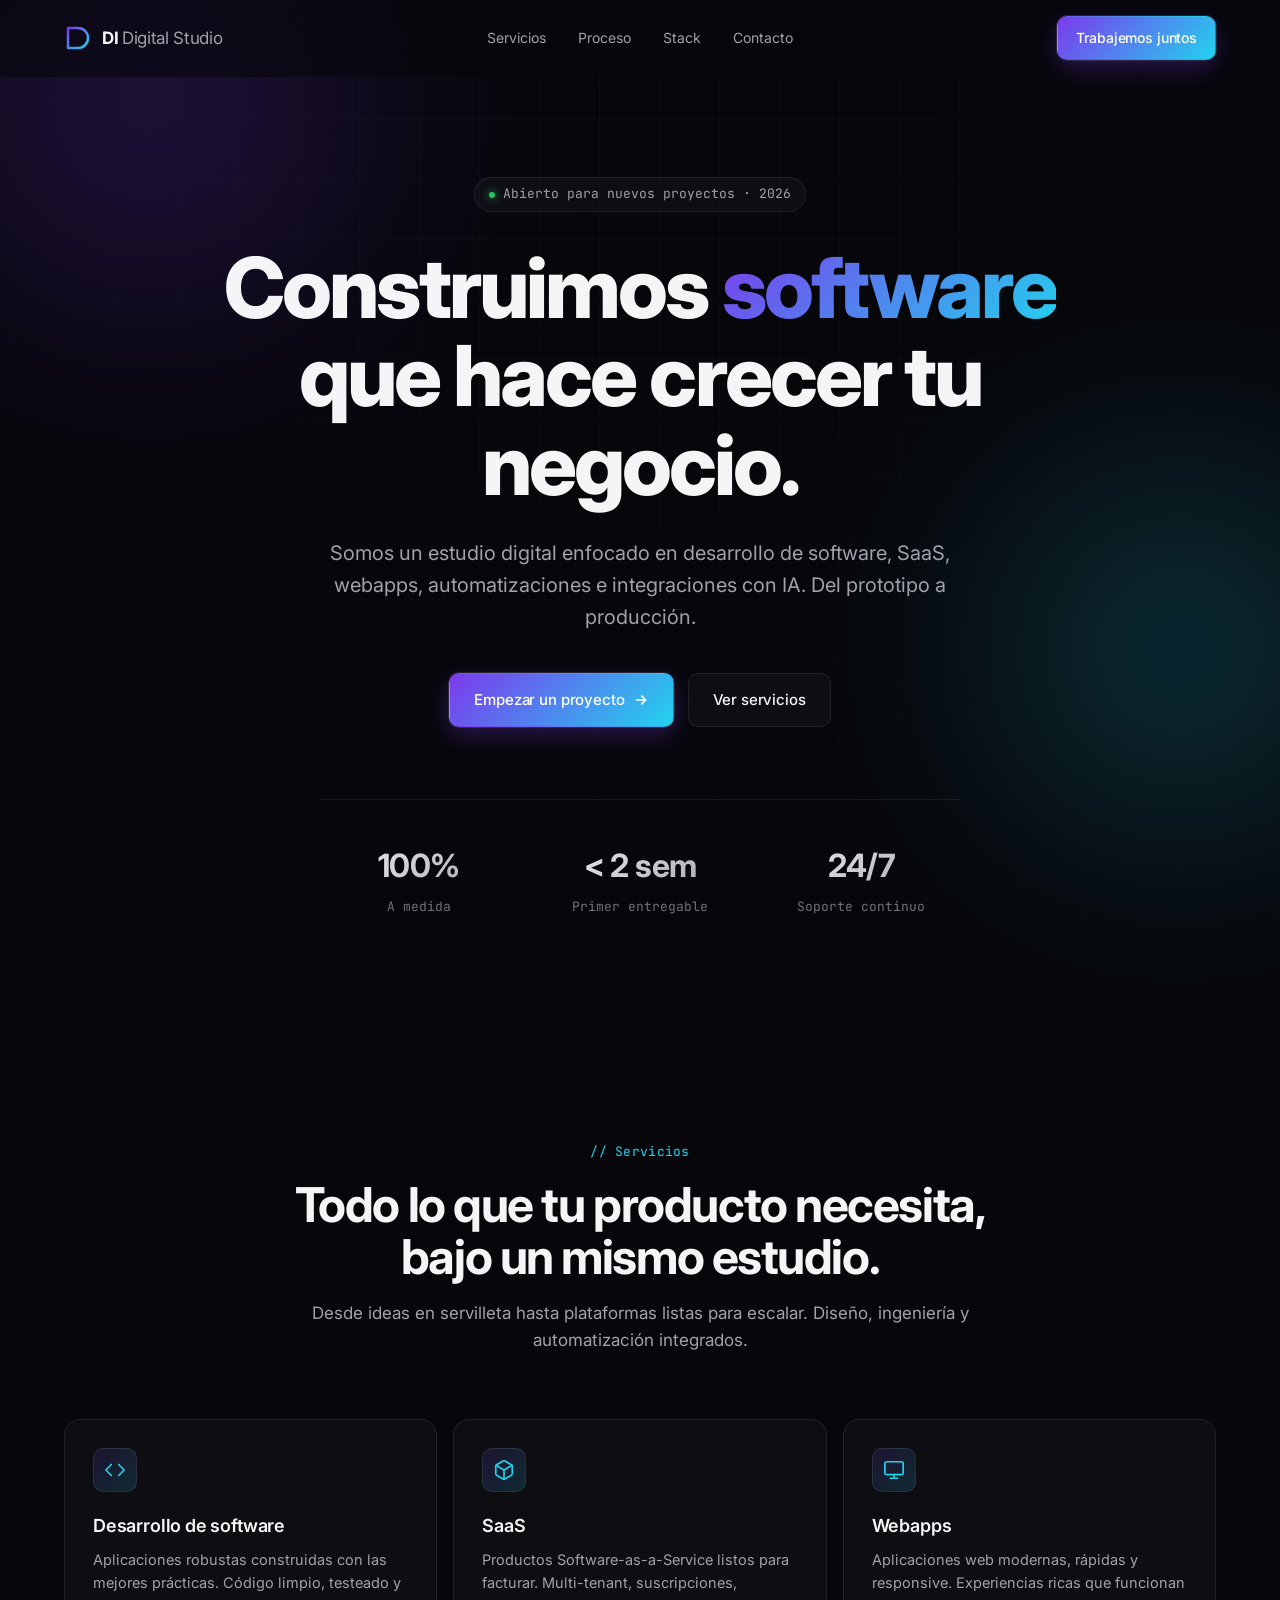
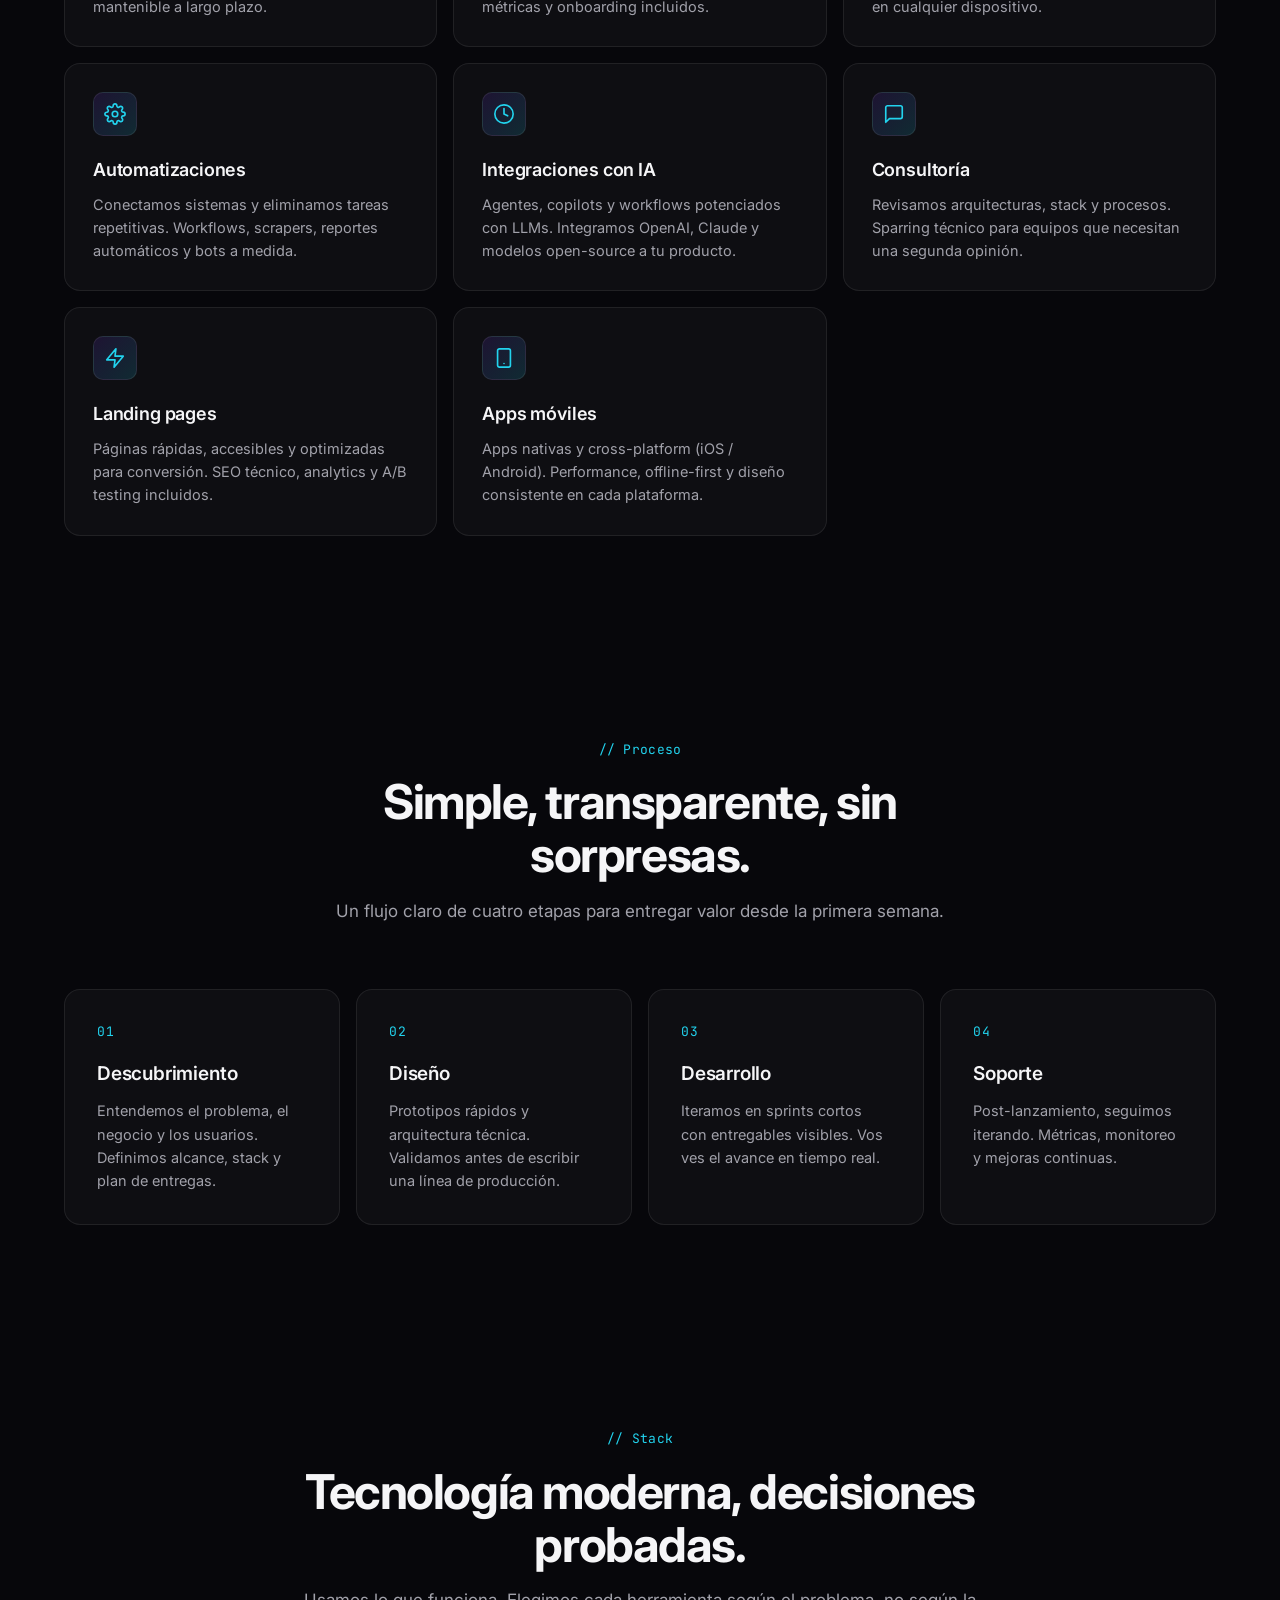
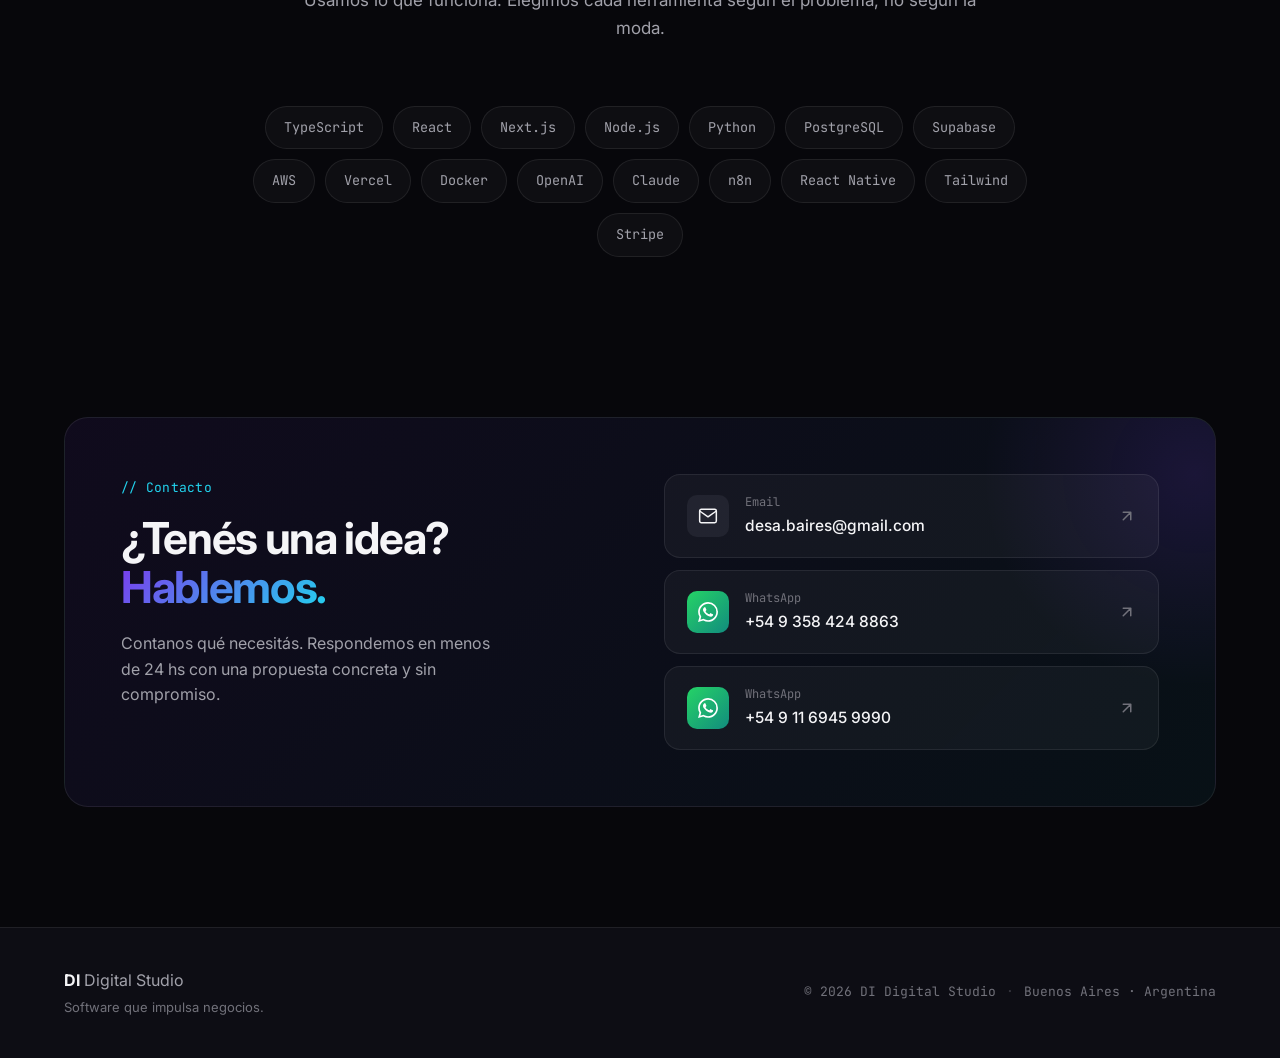
<file: uploads/index.html>
<!DOCTYPE html>
<html lang="es">
<head>
  <meta charset="UTF-8" />
  <meta name="viewport" content="width=device-width, initial-scale=1.0" />
  <meta name="description" content="DI Digital Studio — Desarrollo de software a medida, SaaS, webapps, automatizaciones e integraciones con IA." />
  <title>DI Digital Studio — Software que impulsa tu negocio</title>
  <link rel="preconnect" href="https://fonts.googleapis.com" />
  <link rel="preconnect" href="https://fonts.gstatic.com" crossorigin />
  <link href="https://fonts.googleapis.com/css2?family=Inter:wght@300;400;500;600;700;800&family=JetBrains+Mono:wght@400;500&display=swap" rel="stylesheet" />
  <link rel="stylesheet" href="styles.css" />
</head>
<body>
  <div class="grid-bg"></div>
  <div class="glow glow-1"></div>
  <div class="glow glow-2"></div>

  <header class="nav">
    <div class="nav-inner">
      <a href="#top" class="logo">
        <span class="logo-mark">
          <svg width="28" height="28" viewBox="0 0 28 28" fill="none" xmlns="http://www.w3.org/2000/svg">
            <path d="M4 4H14C19.5228 4 24 8.47715 24 14C24 19.5228 19.5228 24 14 24H4V4Z" stroke="url(#logo-grad)" stroke-width="2.5" stroke-linejoin="round"/>
            <defs>
              <linearGradient id="logo-grad" x1="4" y1="4" x2="24" y2="24" gradientUnits="userSpaceOnUse">
                <stop stop-color="#7C3AED"/>
                <stop offset="1" stop-color="#22D3EE"/>
              </linearGradient>
            </defs>
          </svg>
        </span>
        <span class="logo-text">DI <span class="logo-accent">Digital Studio</span></span>
      </a>
      <nav class="nav-links">
        <a href="#servicios">Servicios</a>
        <a href="#proceso">Proceso</a>
        <a href="#stack">Stack</a>
        <a href="#contacto">Contacto</a>
      </nav>
      <a href="#contacto" class="btn btn-primary btn-sm">Trabajemos juntos</a>
    </div>
  </header>

  <main id="top">
    <!-- HERO -->
    <section class="hero">
      <div class="container hero-inner">
        <div class="badge reveal">
          <span class="dot"></span>
          <span>Abierto para nuevos proyectos · 2026</span>
        </div>
        <h1 class="reveal">
          Construimos <span class="gradient-text">software</span><br />
          que hace crecer tu negocio.
        </h1>
        <p class="hero-sub reveal">
          Somos un estudio digital enfocado en desarrollo de software, SaaS, webapps,
          automatizaciones e integraciones con IA. Del prototipo a producción.
        </p>
        <div class="hero-ctas reveal">
          <a href="#contacto" class="btn btn-primary">
            Empezar un proyecto
            <svg width="16" height="16" viewBox="0 0 24 24" fill="none" stroke="currentColor" stroke-width="2.5" stroke-linecap="round" stroke-linejoin="round"><path d="M5 12h14M13 6l6 6-6 6"/></svg>
          </a>
          <a href="#servicios" class="btn btn-ghost">Ver servicios</a>
        </div>

        <div class="hero-stats reveal">
          <div class="stat">
            <div class="stat-num">100%</div>
            <div class="stat-label">A medida</div>
          </div>
          <div class="stat">
            <div class="stat-num">&lt; 2 sem</div>
            <div class="stat-label">Primer entregable</div>
          </div>
          <div class="stat">
            <div class="stat-num">24/7</div>
            <div class="stat-label">Soporte continuo</div>
          </div>
        </div>
      </div>
    </section>

    <!-- SERVICIOS -->
    <section id="servicios" class="section">
      <div class="container">
        <div class="section-head reveal">
          <span class="eyebrow">// Servicios</span>
          <h2>Todo lo que tu producto necesita, bajo un mismo estudio.</h2>
          <p class="section-sub">Desde ideas en servilleta hasta plataformas listas para escalar. Diseño, ingeniería y automatización integrados.</p>
        </div>

        <div class="services-grid">
          <article class="service-card reveal">
            <div class="service-icon">
              <svg viewBox="0 0 24 24" fill="none" stroke="currentColor" stroke-width="1.8" stroke-linecap="round" stroke-linejoin="round"><polyline points="16 18 22 12 16 6"/><polyline points="8 6 2 12 8 18"/></svg>
            </div>
            <h3>Desarrollo de software</h3>
            <p>Aplicaciones robustas construidas con las mejores prácticas. Código limpio, testeado y mantenible a largo plazo.</p>
          </article>

          <article class="service-card reveal">
            <div class="service-icon">
              <svg viewBox="0 0 24 24" fill="none" stroke="currentColor" stroke-width="1.8" stroke-linecap="round" stroke-linejoin="round"><path d="M21 16V8a2 2 0 0 0-1-1.73l-7-4a2 2 0 0 0-2 0l-7 4A2 2 0 0 0 3 8v8a2 2 0 0 0 1 1.73l7 4a2 2 0 0 0 2 0l7-4A2 2 0 0 0 21 16z"/><polyline points="3.27 6.96 12 12.01 20.73 6.96"/><line x1="12" y1="22.08" x2="12" y2="12"/></svg>
            </div>
            <h3>SaaS</h3>
            <p>Productos Software-as-a-Service listos para facturar. Multi-tenant, suscripciones, métricas y onboarding incluidos.</p>
          </article>

          <article class="service-card reveal">
            <div class="service-icon">
              <svg viewBox="0 0 24 24" fill="none" stroke="currentColor" stroke-width="1.8" stroke-linecap="round" stroke-linejoin="round"><rect x="2" y="3" width="20" height="14" rx="2" ry="2"/><line x1="8" y1="21" x2="16" y2="21"/><line x1="12" y1="17" x2="12" y2="21"/></svg>
            </div>
            <h3>Webapps</h3>
            <p>Aplicaciones web modernas, rápidas y responsive. Experiencias ricas que funcionan en cualquier dispositivo.</p>
          </article>

          <article class="service-card reveal">
            <div class="service-icon">
              <svg viewBox="0 0 24 24" fill="none" stroke="currentColor" stroke-width="1.8" stroke-linecap="round" stroke-linejoin="round"><circle cx="12" cy="12" r="3"/><path d="M19.4 15a1.65 1.65 0 0 0 .33 1.82l.06.06a2 2 0 0 1 0 2.83 2 2 0 0 1-2.83 0l-.06-.06a1.65 1.65 0 0 0-1.82-.33 1.65 1.65 0 0 0-1 1.51V21a2 2 0 0 1-2 2 2 2 0 0 1-2-2v-.09A1.65 1.65 0 0 0 9 19.4a1.65 1.65 0 0 0-1.82.33l-.06.06a2 2 0 0 1-2.83 0 2 2 0 0 1 0-2.83l.06-.06a1.65 1.65 0 0 0 .33-1.82 1.65 1.65 0 0 0-1.51-1H3a2 2 0 0 1-2-2 2 2 0 0 1 2-2h.09A1.65 1.65 0 0 0 4.6 9a1.65 1.65 0 0 0-.33-1.82l-.06-.06a2 2 0 0 1 0-2.83 2 2 0 0 1 2.83 0l.06.06a1.65 1.65 0 0 0 1.82.33H9a1.65 1.65 0 0 0 1-1.51V3a2 2 0 0 1 2-2 2 2 0 0 1 2 2v.09a1.65 1.65 0 0 0 1 1.51 1.65 1.65 0 0 0 1.82-.33l.06-.06a2 2 0 0 1 2.83 0 2 2 0 0 1 0 2.83l-.06.06a1.65 1.65 0 0 0-.33 1.82V9a1.65 1.65 0 0 0 1.51 1H21a2 2 0 0 1 2 2 2 2 0 0 1-2 2h-.09a1.65 1.65 0 0 0-1.51 1z"/></svg>
            </div>
            <h3>Automatizaciones</h3>
            <p>Conectamos sistemas y eliminamos tareas repetitivas. Workflows, scrapers, reportes automáticos y bots a medida.</p>
          </article>

          <article class="service-card reveal">
            <div class="service-icon">
              <svg viewBox="0 0 24 24" fill="none" stroke="currentColor" stroke-width="1.8" stroke-linecap="round" stroke-linejoin="round"><path d="M12 2a10 10 0 1 0 10 10A10 10 0 0 0 12 2z"/><path d="M12 6v6l4 2"/></svg>
            </div>
            <h3>Integraciones con IA</h3>
            <p>Agentes, copilots y workflows potenciados con LLMs. Integramos OpenAI, Claude y modelos open-source a tu producto.</p>
          </article>

          <article class="service-card reveal">
            <div class="service-icon">
              <svg viewBox="0 0 24 24" fill="none" stroke="currentColor" stroke-width="1.8" stroke-linecap="round" stroke-linejoin="round"><path d="M21 15a2 2 0 0 1-2 2H7l-4 4V5a2 2 0 0 1 2-2h14a2 2 0 0 1 2 2z"/></svg>
            </div>
            <h3>Consultoría</h3>
            <p>Revisamos arquitecturas, stack y procesos. Sparring técnico para equipos que necesitan una segunda opinión.</p>
          </article>

          <article class="service-card reveal">
            <div class="service-icon">
              <svg viewBox="0 0 24 24" fill="none" stroke="currentColor" stroke-width="1.8" stroke-linecap="round" stroke-linejoin="round"><polygon points="13 2 3 14 12 14 11 22 21 10 12 10 13 2"/></svg>
            </div>
            <h3>Landing pages</h3>
            <p>Páginas rápidas, accesibles y optimizadas para conversión. SEO técnico, analytics y A/B testing incluidos.</p>
          </article>

          <article class="service-card reveal">
            <div class="service-icon">
              <svg viewBox="0 0 24 24" fill="none" stroke="currentColor" stroke-width="1.8" stroke-linecap="round" stroke-linejoin="round"><rect x="5" y="2" width="14" height="20" rx="2" ry="2"/><line x1="12" y1="18" x2="12.01" y2="18"/></svg>
            </div>
            <h3>Apps móviles</h3>
            <p>Apps nativas y cross-platform (iOS / Android). Performance, offline-first y diseño consistente en cada plataforma.</p>
          </article>
        </div>
      </div>
    </section>

    <!-- PROCESO -->
    <section id="proceso" class="section">
      <div class="container">
        <div class="section-head reveal">
          <span class="eyebrow">// Proceso</span>
          <h2>Simple, transparente, sin sorpresas.</h2>
          <p class="section-sub">Un flujo claro de cuatro etapas para entregar valor desde la primera semana.</p>
        </div>

        <div class="steps">
          <div class="step reveal">
            <span class="step-num">01</span>
            <h3>Descubrimiento</h3>
            <p>Entendemos el problema, el negocio y los usuarios. Definimos alcance, stack y plan de entregas.</p>
          </div>
          <div class="step reveal">
            <span class="step-num">02</span>
            <h3>Diseño</h3>
            <p>Prototipos rápidos y arquitectura técnica. Validamos antes de escribir una línea de producción.</p>
          </div>
          <div class="step reveal">
            <span class="step-num">03</span>
            <h3>Desarrollo</h3>
            <p>Iteramos en sprints cortos con entregables visibles. Vos ves el avance en tiempo real.</p>
          </div>
          <div class="step reveal">
            <span class="step-num">04</span>
            <h3>Soporte</h3>
            <p>Post-lanzamiento, seguimos iterando. Métricas, monitoreo y mejoras continuas.</p>
          </div>
        </div>
      </div>
    </section>

    <!-- STACK -->
    <section id="stack" class="section">
      <div class="container">
        <div class="section-head reveal">
          <span class="eyebrow">// Stack</span>
          <h2>Tecnología moderna, decisiones probadas.</h2>
          <p class="section-sub">Usamos lo que funciona. Elegimos cada herramienta según el problema, no según la moda.</p>
        </div>

        <div class="stack-grid reveal">
          <div class="stack-chip">TypeScript</div>
          <div class="stack-chip">React</div>
          <div class="stack-chip">Next.js</div>
          <div class="stack-chip">Node.js</div>
          <div class="stack-chip">Python</div>
          <div class="stack-chip">PostgreSQL</div>
          <div class="stack-chip">Supabase</div>
          <div class="stack-chip">AWS</div>
          <div class="stack-chip">Vercel</div>
          <div class="stack-chip">Docker</div>
          <div class="stack-chip">OpenAI</div>
          <div class="stack-chip">Claude</div>
          <div class="stack-chip">n8n</div>
          <div class="stack-chip">React Native</div>
          <div class="stack-chip">Tailwind</div>
          <div class="stack-chip">Stripe</div>
        </div>
      </div>
    </section>

    <!-- CONTACTO -->
    <section id="contacto" class="section section-contact">
      <div class="container">
        <div class="contact-card reveal">
          <div class="contact-left">
            <span class="eyebrow">// Contacto</span>
            <h2>¿Tenés una idea?<br /><span class="gradient-text">Hablemos.</span></h2>
            <p>Contanos qué necesitás. Respondemos en menos de 24 hs con una propuesta concreta y sin compromiso.</p>
          </div>

          <div class="contact-right">
            <a href="mailto:desa.baires@gmail.com" class="contact-link">
              <div class="contact-icon">
                <svg viewBox="0 0 24 24" fill="none" stroke="currentColor" stroke-width="1.8" stroke-linecap="round" stroke-linejoin="round"><path d="M4 4h16c1.1 0 2 .9 2 2v12c0 1.1-.9 2-2 2H4c-1.1 0-2-.9-2-2V6c0-1.1.9-2 2-2z"/><polyline points="22,6 12,13 2,6"/></svg>
              </div>
              <div>
                <div class="contact-label">Email</div>
                <div class="contact-value">desa.baires@gmail.com</div>
              </div>
              <svg class="contact-arrow" viewBox="0 0 24 24" fill="none" stroke="currentColor" stroke-width="2" stroke-linecap="round" stroke-linejoin="round"><path d="M7 17L17 7M17 7H7M17 7V17"/></svg>
            </a>

            <a href="https://wa.me/5493584248863?text=Hola!%20Quisiera%20consultar%20por%20un%20proyecto%20con%20DI%20Digital%20Studio" target="_blank" rel="noopener" class="contact-link">
              <div class="contact-icon whatsapp">
                <svg viewBox="0 0 24 24" fill="currentColor"><path d="M17.472 14.382c-.297-.149-1.758-.867-2.03-.967-.273-.099-.471-.148-.67.15-.197.297-.767.966-.94 1.164-.173.199-.347.223-.644.075-.297-.15-1.255-.463-2.39-1.475-.883-.788-1.48-1.761-1.653-2.059-.173-.297-.018-.458.13-.606.134-.133.298-.347.446-.52.149-.174.198-.298.298-.497.099-.198.05-.371-.025-.52-.075-.149-.669-1.612-.916-2.207-.242-.579-.487-.5-.669-.51-.173-.008-.371-.01-.57-.01-.198 0-.52.074-.792.372-.272.297-1.04 1.016-1.04 2.479 0 1.462 1.065 2.875 1.213 3.074.149.198 2.096 3.2 5.077 4.487.709.306 1.262.489 1.694.625.712.227 1.36.195 1.871.118.571-.085 1.758-.719 2.006-1.413.248-.694.248-1.289.173-1.413-.074-.124-.272-.198-.57-.347m-5.421 7.403h-.004a9.87 9.87 0 01-5.031-1.378l-.361-.214-3.741.982.998-3.648-.235-.374a9.86 9.86 0 01-1.51-5.26c.001-5.45 4.436-9.884 9.888-9.884 2.64 0 5.122 1.03 6.988 2.898a9.825 9.825 0 012.893 6.994c-.003 5.45-4.437 9.884-9.885 9.884m8.413-18.297A11.815 11.815 0 0012.05 0C5.495 0 .16 5.335.157 11.892c0 2.096.547 4.142 1.588 5.945L.057 24l6.305-1.654a11.882 11.882 0 005.683 1.448h.005c6.554 0 11.89-5.335 11.893-11.893a11.821 11.821 0 00-3.48-8.413z"/></svg>
              </div>
              <div>
                <div class="contact-label">WhatsApp</div>
                <div class="contact-value">+54 9 358 424 8863</div>
              </div>
              <svg class="contact-arrow" viewBox="0 0 24 24" fill="none" stroke="currentColor" stroke-width="2" stroke-linecap="round" stroke-linejoin="round"><path d="M7 17L17 7M17 7H7M17 7V17"/></svg>
            </a>

            <a href="https://wa.me/5491169459990?text=Hola!%20Quisiera%20consultar%20por%20un%20proyecto%20con%20DI%20Digital%20Studio" target="_blank" rel="noopener" class="contact-link">
              <div class="contact-icon whatsapp">
                <svg viewBox="0 0 24 24" fill="currentColor"><path d="M17.472 14.382c-.297-.149-1.758-.867-2.03-.967-.273-.099-.471-.148-.67.15-.197.297-.767.966-.94 1.164-.173.199-.347.223-.644.075-.297-.15-1.255-.463-2.39-1.475-.883-.788-1.48-1.761-1.653-2.059-.173-.297-.018-.458.13-.606.134-.133.298-.347.446-.52.149-.174.198-.298.298-.497.099-.198.05-.371-.025-.52-.075-.149-.669-1.612-.916-2.207-.242-.579-.487-.5-.669-.51-.173-.008-.371-.01-.57-.01-.198 0-.52.074-.792.372-.272.297-1.04 1.016-1.04 2.479 0 1.462 1.065 2.875 1.213 3.074.149.198 2.096 3.2 5.077 4.487.709.306 1.262.489 1.694.625.712.227 1.36.195 1.871.118.571-.085 1.758-.719 2.006-1.413.248-.694.248-1.289.173-1.413-.074-.124-.272-.198-.57-.347m-5.421 7.403h-.004a9.87 9.87 0 01-5.031-1.378l-.361-.214-3.741.982.998-3.648-.235-.374a9.86 9.86 0 01-1.51-5.26c.001-5.45 4.436-9.884 9.888-9.884 2.64 0 5.122 1.03 6.988 2.898a9.825 9.825 0 012.893 6.994c-.003 5.45-4.437 9.884-9.885 9.884m8.413-18.297A11.815 11.815 0 0012.05 0C5.495 0 .16 5.335.157 11.892c0 2.096.547 4.142 1.588 5.945L.057 24l6.305-1.654a11.882 11.882 0 005.683 1.448h.005c6.554 0 11.89-5.335 11.893-11.893a11.821 11.821 0 00-3.48-8.413z"/></svg>
              </div>
              <div>
                <div class="contact-label">WhatsApp</div>
                <div class="contact-value">+54 9 11 6945 9990</div>
              </div>
              <svg class="contact-arrow" viewBox="0 0 24 24" fill="none" stroke="currentColor" stroke-width="2" stroke-linecap="round" stroke-linejoin="round"><path d="M7 17L17 7M17 7H7M17 7V17"/></svg>
            </a>
          </div>
        </div>
      </div>
    </section>
  </main>

  <footer class="footer">
    <div class="container footer-inner">
      <div class="footer-brand">
        <span class="logo-text">DI <span class="logo-accent">Digital Studio</span></span>
        <p>Software que impulsa negocios.</p>
      </div>
      <div class="footer-meta">
        <span>© <span id="year"></span> DI Digital Studio</span>
        <span class="footer-sep">·</span>
        <span>Buenos Aires · Argentina</span>
      </div>
    </div>
  </footer>

  <script src="script.js"></script>
</body>
</html>
</file>
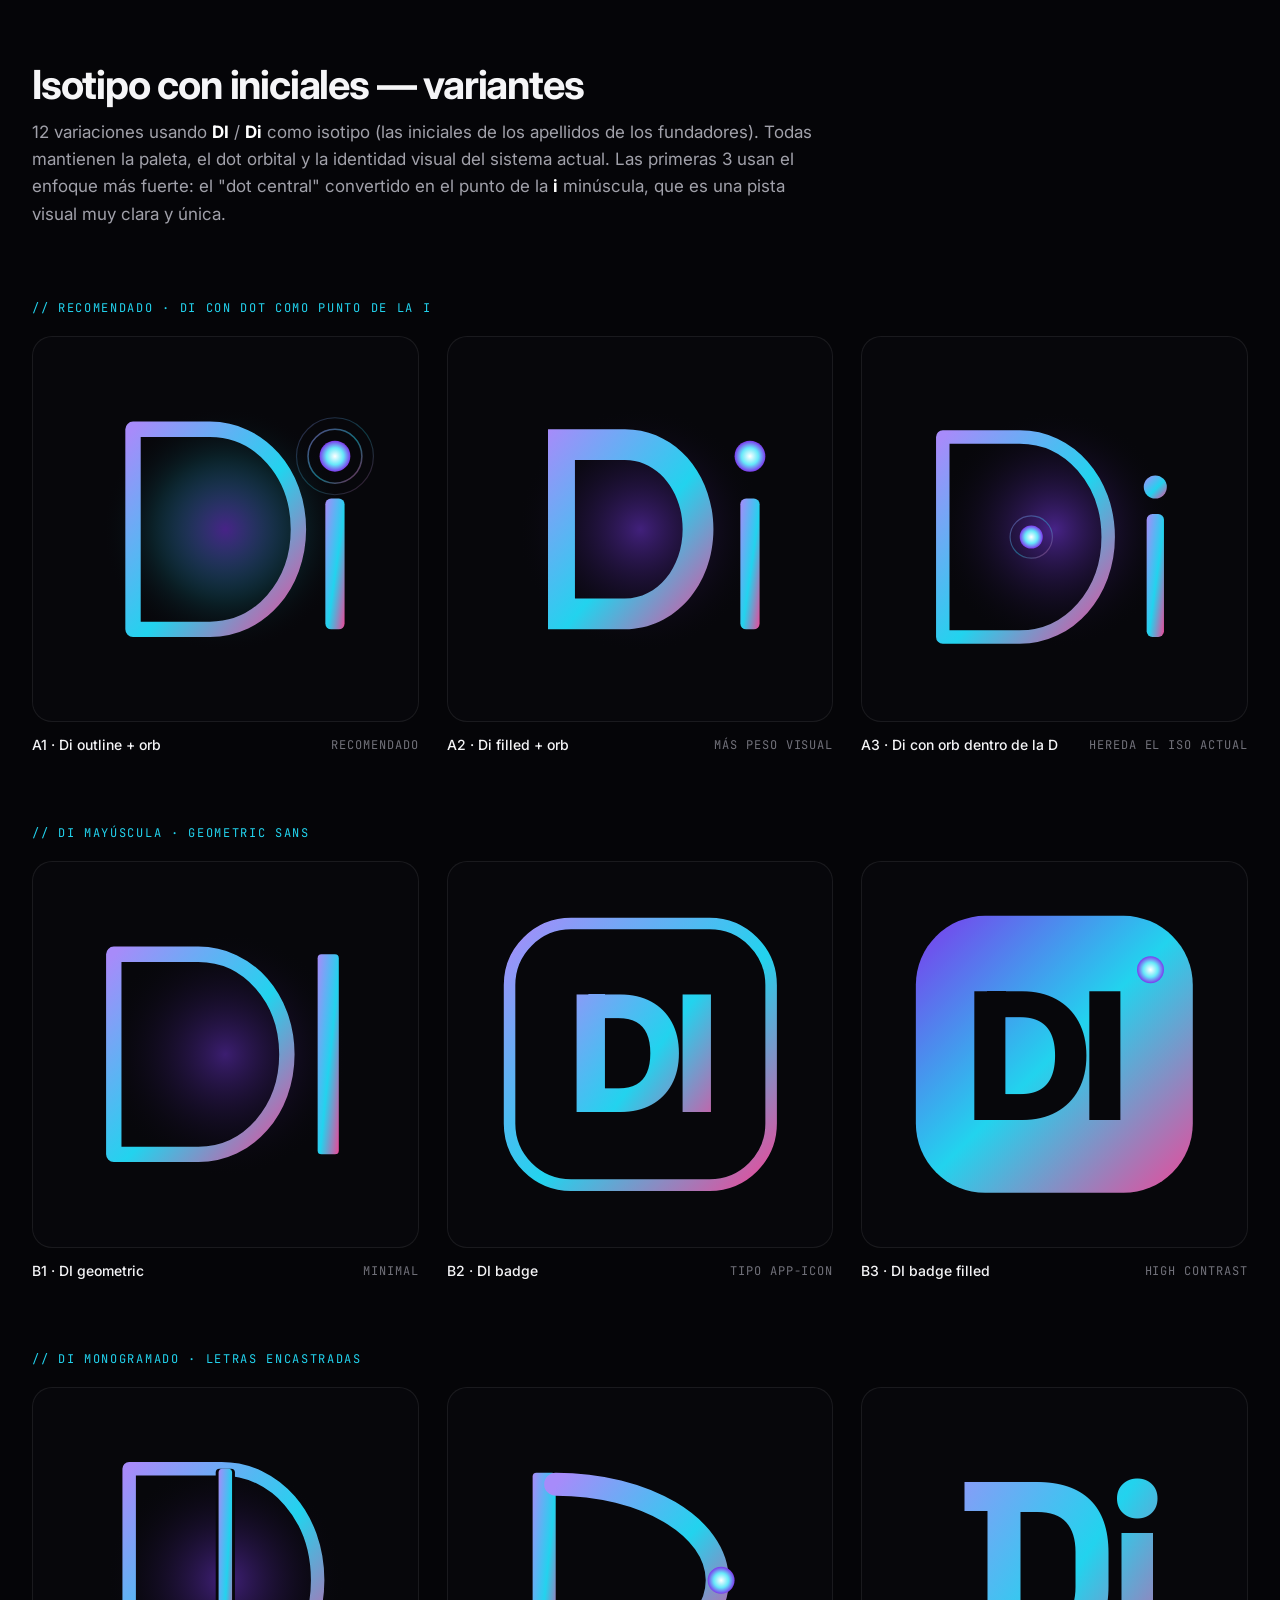
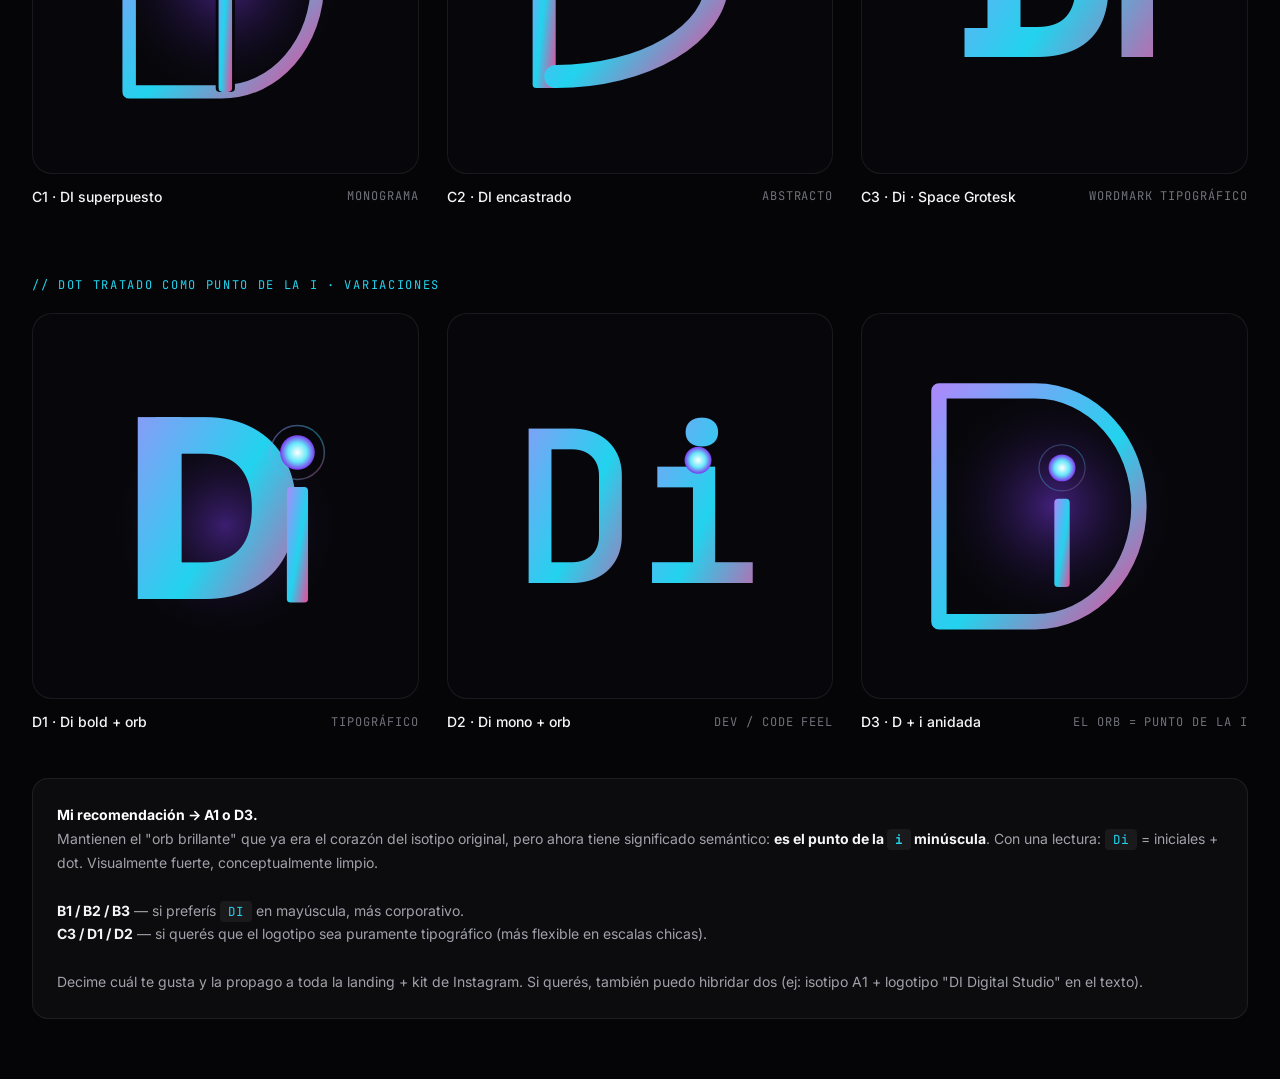
<file: logo-variants.html>
<!DOCTYPE html>
<html lang="es">
<head>
<meta charset="UTF-8" />
<meta name="viewport" content="width=device-width, initial-scale=1.0" />
<title>DI Digital Studio — Logo / Isotipo variantes</title>
<link rel="preconnect" href="https://fonts.googleapis.com" />
<link rel="preconnect" href="https://fonts.gstatic.com" crossorigin />
<link href="https://fonts.googleapis.com/css2?family=Inter:wght@300;400;500;600;700;800&family=JetBrains+Mono:wght@400;500&family=Space+Grotesk:wght@500;700&display=swap" rel="stylesheet" />
<style>
  :root { --bg:#07070b; --soft:#0d0d14; --text:#f5f5f7; --dim:#a1a1aa; --muted:#71717a; --border:rgba(255,255,255,0.08); --border-strong:rgba(255,255,255,0.16); --v:#7c3aed; --vs:#a78bfa; --c:#22d3ee; --cs:#67e8f9; --p:#ec4899; }
  *{box-sizing:border-box;margin:0;padding:0}
  body{font-family:'Inter',sans-serif;background:#050508;color:var(--text);padding:60px 32px;min-height:100vh}
  .wrap{max-width:1400px;margin:0 auto}
  h1{font-size:40px;font-weight:700;letter-spacing:-0.03em;margin-bottom:10px}
  .lead{color:var(--dim);font-size:17px;max-width:780px;line-height:1.6;margin-bottom:56px}
  .section-title{font-family:'JetBrains Mono',monospace;font-size:12px;color:var(--c);text-transform:uppercase;letter-spacing:0.14em;margin:72px 0 20px}
  .grid{display:grid;grid-template-columns:repeat(auto-fit,minmax(300px,1fr));gap:28px}
  .card{display:flex;flex-direction:column;gap:14px}
  .preview{width:100%;aspect-ratio:1/1;background:var(--bg);border:1px solid var(--border);border-radius:20px;overflow:hidden;display:flex;align-items:center;justify-content:center;position:relative}
  .preview svg{width:100%;height:100%;display:block}
  .label{display:flex;justify-content:space-between;align-items:center;gap:8px;font-family:'JetBrains Mono',monospace;font-size:12px;color:var(--muted);text-transform:uppercase;letter-spacing:0.08em}
  .label strong{color:var(--text);font-family:'Inter',sans-serif;font-size:14px;font-weight:500;text-transform:none;letter-spacing:0}
  .notes{background:rgba(255,255,255,0.03);border:1px solid var(--border);border-radius:16px;padding:24px;font-size:14px;line-height:1.7;color:var(--dim);margin-top:48px}
  .notes b{color:var(--text)}
  .notes code{font-family:'JetBrains Mono',monospace;background:rgba(255,255,255,0.06);padding:2px 8px;border-radius:4px;font-size:12.5px;color:var(--c)}
  /* Locked/final row */
  .lock-row{display:flex;gap:48px;align-items:center;flex-wrap:wrap;background:linear-gradient(135deg,rgba(124,58,237,0.1),rgba(34,211,238,0.05));border:1px solid var(--border);border-radius:24px;padding:40px;margin:40px 0}
  .lock-preview{width:180px;height:180px;background:var(--bg);border-radius:20px;border:1px solid var(--border);display:flex;align-items:center;justify-content:center;flex-shrink:0}
  .lock-preview svg{width:78%;height:78%}
  .lock-info h2{font-size:28px;font-weight:700;letter-spacing:-0.02em;margin-bottom:8px}
  .lock-info p{color:var(--dim);max-width:460px;line-height:1.55;font-size:15px}
  .lock-info .mono{font-family:'JetBrains Mono',monospace;color:var(--c);font-size:12px;text-transform:uppercase;letter-spacing:0.1em;margin-top:10px}
</style>
</head>
<body>
<div class="wrap">
  <h1>Isotipo con iniciales — variantes</h1>
  <p class="lead">
    12 variaciones usando <b style="color:#fff">DI</b> / <b style="color:#fff">Di</b> como isotipo (las iniciales de los apellidos de los fundadores). Todas mantienen la paleta, el dot orbital y la identidad visual del sistema actual.
    Las primeras 3 usan el enfoque más fuerte: el "dot central" convertido en el punto de la <b style="color:#fff">i</b> minúscula, que es una pista visual muy clara y única.
  </p>

  <div class="section-title">// Recomendado · Di con dot como punto de la i</div>
  <div class="grid">

    <!-- A1 — D outlined + i lowercase with orbital dot -->
    <div class="card">
      <div class="preview">
        <svg viewBox="0 0 200 200" xmlns="http://www.w3.org/2000/svg">
          <defs>
            <linearGradient id="a1g" x1="0" y1="0" x2="1" y2="1"><stop offset="0" stop-color="#a78bfa"/><stop offset="0.55" stop-color="#22d3ee"/><stop offset="1" stop-color="#ec4899"/></linearGradient>
            <radialGradient id="a1glow" cx="0.5" cy="0.5" r="0.5"><stop offset="0" stop-color="#7c3aed" stop-opacity="0.55"/><stop offset="0.6" stop-color="#22d3ee" stop-opacity="0.12"/><stop offset="1" stop-color="#07070b" stop-opacity="0"/></radialGradient>
            <radialGradient id="a1dot" cx="0.5" cy="0.5" r="0.5"><stop offset="0" stop-color="#ffffff"/><stop offset="0.55" stop-color="#67e8f9"/><stop offset="1" stop-color="#7c3aed"/></radialGradient>
          </defs>
          <circle cx="100" cy="100" r="64" fill="url(#a1glow)"/>
          <!-- D -->
          <path d="M52 48 H92 C118 48 138 71 138 100 C138 129 118 152 92 152 H52 Z" stroke="url(#a1g)" stroke-width="8" stroke-linejoin="round" fill="none"/>
          <!-- i stem -->
          <rect x="152" y="84" width="10" height="68" rx="3" fill="url(#a1g)"/>
          <!-- i dot (glowing orb = el isotipo original) -->
          <circle cx="157" cy="62" r="8" fill="url(#a1dot)"/>
          <circle cx="157" cy="62" r="14" fill="none" stroke="url(#a1g)" stroke-width="0.8" opacity="0.5"/>
          <circle cx="157" cy="62" r="20" fill="none" stroke="url(#a1g)" stroke-width="0.6" opacity="0.25"/>
        </svg>
      </div>
      <div class="label"><strong>A1 · Di outline + orb</strong><span>recomendado</span></div>
    </div>

    <!-- A2 — Same but filled D, stronger -->
    <div class="card">
      <div class="preview">
        <svg viewBox="0 0 200 200" xmlns="http://www.w3.org/2000/svg">
          <defs>
            <linearGradient id="a2g" x1="0" y1="0" x2="1" y2="1"><stop offset="0" stop-color="#a78bfa"/><stop offset="0.55" stop-color="#22d3ee"/><stop offset="1" stop-color="#ec4899"/></linearGradient>
            <radialGradient id="a2glow" cx="0.5" cy="0.5" r="0.5"><stop offset="0" stop-color="#7c3aed" stop-opacity="0.5"/><stop offset="1" stop-color="#07070b" stop-opacity="0"/></radialGradient>
            <radialGradient id="a2dot" cx="0.5" cy="0.5" r="0.5"><stop offset="0" stop-color="#ffffff"/><stop offset="0.55" stop-color="#67e8f9"/><stop offset="1" stop-color="#7c3aed"/></radialGradient>
          </defs>
          <circle cx="100" cy="100" r="64" fill="url(#a2glow)"/>
          <path d="M52 48 H92 C118 48 138 71 138 100 C138 129 118 152 92 152 H52 Z M66 64 H92 C109 64 122 80 122 100 C122 120 109 136 92 136 H66 Z" fill="url(#a2g)" fill-rule="evenodd"/>
          <rect x="152" y="84" width="10" height="68" rx="3" fill="url(#a2g)"/>
          <circle cx="157" cy="62" r="8" fill="url(#a2dot)"/>
        </svg>
      </div>
      <div class="label"><strong>A2 · Di filled + orb</strong><span>más peso visual</span></div>
    </div>

    <!-- A3 — D with inner dot (keeps original mark) + small i beside -->
    <div class="card">
      <div class="preview">
        <svg viewBox="0 0 200 200" xmlns="http://www.w3.org/2000/svg">
          <defs>
            <linearGradient id="a3g" x1="0" y1="0" x2="1" y2="1"><stop offset="0" stop-color="#a78bfa"/><stop offset="0.55" stop-color="#22d3ee"/><stop offset="1" stop-color="#ec4899"/></linearGradient>
            <radialGradient id="a3glow" cx="0.5" cy="0.5" r="0.5"><stop offset="0" stop-color="#7c3aed" stop-opacity="0.55"/><stop offset="1" stop-color="#07070b" stop-opacity="0"/></radialGradient>
            <radialGradient id="a3dot" cx="0.5" cy="0.5" r="0.5"><stop offset="0" stop-color="#ffffff"/><stop offset="0.55" stop-color="#67e8f9"/><stop offset="1" stop-color="#7c3aed"/></radialGradient>
          </defs>
          <circle cx="100" cy="100" r="62" fill="url(#a3glow)"/>
          <!-- D with dot inside -->
          <path d="M42 52 H82 C108 52 128 75 128 104 C128 133 108 156 82 156 H42 Z" stroke="url(#a3g)" stroke-width="7" stroke-linejoin="round" fill="none"/>
          <circle cx="88" cy="104" r="6" fill="url(#a3dot)"/>
          <circle cx="88" cy="104" r="11" fill="none" stroke="url(#a3g)" stroke-width="0.6" opacity="0.4"/>
          <!-- small i with regular dot -->
          <rect x="148" y="92" width="9" height="64" rx="3" fill="url(#a3g)"/>
          <circle cx="152.5" cy="78" r="6" fill="url(#a3g)"/>
        </svg>
      </div>
      <div class="label"><strong>A3 · Di con orb dentro de la D</strong><span>hereda el iso actual</span></div>
    </div>

  </div>

  <div class="section-title">// DI mayúscula · geometric sans</div>
  <div class="grid">

    <!-- B1 — D outlined + I bar -->
    <div class="card">
      <div class="preview">
        <svg viewBox="0 0 200 200" xmlns="http://www.w3.org/2000/svg">
          <defs>
            <linearGradient id="b1g" x1="0" y1="0" x2="1" y2="1"><stop offset="0" stop-color="#a78bfa"/><stop offset="0.55" stop-color="#22d3ee"/><stop offset="1" stop-color="#ec4899"/></linearGradient>
            <radialGradient id="b1glow" cx="0.5" cy="0.5" r="0.5"><stop offset="0" stop-color="#7c3aed" stop-opacity="0.45"/><stop offset="1" stop-color="#07070b" stop-opacity="0"/></radialGradient>
          </defs>
          <circle cx="100" cy="100" r="64" fill="url(#b1glow)"/>
          <path d="M42 48 H86 C112 48 132 71 132 100 C132 129 112 152 86 152 H42 Z" stroke="url(#b1g)" stroke-width="8" stroke-linejoin="round" fill="none"/>
          <rect x="148" y="48" width="11" height="104" rx="2" fill="url(#b1g)"/>
        </svg>
      </div>
      <div class="label"><strong>B1 · DI geometric</strong><span>minimal</span></div>
    </div>

    <!-- B2 — DI inside rounded square badge -->
    <div class="card">
      <div class="preview">
        <svg viewBox="0 0 200 200" xmlns="http://www.w3.org/2000/svg">
          <defs>
            <linearGradient id="b2g" x1="0" y1="0" x2="1" y2="1"><stop offset="0" stop-color="#a78bfa"/><stop offset="0.55" stop-color="#22d3ee"/><stop offset="1" stop-color="#ec4899"/></linearGradient>
          </defs>
          <rect x="32" y="32" width="136" height="136" rx="32" fill="none" stroke="url(#b2g)" stroke-width="6"/>
          <text x="100" y="130" text-anchor="middle" font-family="Inter,sans-serif" font-weight="800" font-size="84" letter-spacing="-4" fill="url(#b2g)">DI</text>
        </svg>
      </div>
      <div class="label"><strong>B2 · DI badge</strong><span>tipo app-icon</span></div>
    </div>

    <!-- B3 — DI filled badge with dot -->
    <div class="card">
      <div class="preview">
        <svg viewBox="0 0 200 200" xmlns="http://www.w3.org/2000/svg">
          <defs>
            <linearGradient id="b3g" x1="0" y1="0" x2="1" y2="1"><stop offset="0" stop-color="#7c3aed"/><stop offset="0.5" stop-color="#22d3ee"/><stop offset="1" stop-color="#ec4899"/></linearGradient>
            <radialGradient id="b3dot" cx="0.5" cy="0.5" r="0.5"><stop offset="0" stop-color="#ffffff"/><stop offset="0.55" stop-color="#67e8f9"/><stop offset="1" stop-color="#7c3aed"/></radialGradient>
          </defs>
          <rect x="28" y="28" width="144" height="144" rx="36" fill="url(#b3g)"/>
          <text x="94" y="134" text-anchor="middle" font-family="Inter,sans-serif" font-weight="800" font-size="92" letter-spacing="-5" fill="#07070b">DI</text>
          <circle cx="150" cy="56" r="7" fill="url(#b3dot)"/>
        </svg>
      </div>
      <div class="label"><strong>B3 · DI badge filled</strong><span>high contrast</span></div>
    </div>

  </div>

  <div class="section-title">// DI monogramado · letras encastradas</div>
  <div class="grid">

    <!-- C1 — D + I stacked / overlapping -->
    <div class="card">
      <div class="preview">
        <svg viewBox="0 0 200 200" xmlns="http://www.w3.org/2000/svg">
          <defs>
            <linearGradient id="c1g" x1="0" y1="0" x2="1" y2="1"><stop offset="0" stop-color="#a78bfa"/><stop offset="0.55" stop-color="#22d3ee"/><stop offset="1" stop-color="#ec4899"/></linearGradient>
            <radialGradient id="c1glow" cx="0.5" cy="0.5" r="0.5"><stop offset="0" stop-color="#7c3aed" stop-opacity="0.5"/><stop offset="1" stop-color="#07070b" stop-opacity="0"/></radialGradient>
          </defs>
          <circle cx="100" cy="100" r="62" fill="url(#c1glow)"/>
          <path d="M50 42 H98 C126 42 148 67 148 100 C148 133 126 158 98 158 H50 Z" stroke="url(#c1g)" stroke-width="7" stroke-linejoin="round" fill="none"/>
          <!-- I cruza por el medio -->
          <rect x="95" y="42" width="10" height="116" rx="2" fill="#07070b"/>
          <rect x="96.5" y="42" width="7" height="116" rx="2" fill="url(#c1g)"/>
        </svg>
      </div>
      <div class="label"><strong>C1 · DI superpuesto</strong><span>monograma</span></div>
    </div>

    <!-- C2 — D with I as the right stroke -->
    <div class="card">
      <div class="preview">
        <svg viewBox="0 0 200 200" xmlns="http://www.w3.org/2000/svg">
          <defs>
            <linearGradient id="c2g" x1="0" y1="0" x2="1" y2="1"><stop offset="0" stop-color="#a78bfa"/><stop offset="0.55" stop-color="#22d3ee"/><stop offset="1" stop-color="#ec4899"/></linearGradient>
            <radialGradient id="c2dot" cx="0.5" cy="0.5" r="0.5"><stop offset="0" stop-color="#ffffff"/><stop offset="0.55" stop-color="#67e8f9"/><stop offset="1" stop-color="#7c3aed"/></radialGradient>
          </defs>
          <!-- Curved right side (D) + vertical left (I) sharing structure -->
          <rect x="44" y="44" width="12" height="112" rx="2" fill="url(#c2g)"/>
          <path d="M56 50 C102 50 140 72 140 100 C140 128 102 150 56 150" stroke="url(#c2g)" stroke-width="12" fill="none" stroke-linecap="round"/>
          <circle cx="142" cy="100" r="7" fill="url(#c2dot)"/>
        </svg>
      </div>
      <div class="label"><strong>C2 · DI encastrado</strong><span>abstracto</span></div>
    </div>

    <!-- C3 — Di lowercase custom letterform -->
    <div class="card">
      <div class="preview">
        <svg viewBox="0 0 200 200" xmlns="http://www.w3.org/2000/svg">
          <defs>
            <linearGradient id="c3g" x1="0" y1="0" x2="1" y2="1"><stop offset="0" stop-color="#a78bfa"/><stop offset="0.55" stop-color="#22d3ee"/><stop offset="1" stop-color="#ec4899"/></linearGradient>
          </defs>
          <text x="100" y="140" text-anchor="middle" font-family="Space Grotesk,sans-serif" font-weight="700" font-size="130" letter-spacing="-8" fill="url(#c3g)">Di</text>
        </svg>
      </div>
      <div class="label"><strong>C3 · Di · Space Grotesk</strong><span>wordmark tipográfico</span></div>
    </div>

  </div>

  <div class="section-title">// Dot tratado como punto de la i · variaciones</div>
  <div class="grid">

    <!-- D1 — Di sans bold with orb dot -->
    <div class="card">
      <div class="preview">
        <svg viewBox="0 0 200 200" xmlns="http://www.w3.org/2000/svg">
          <defs>
            <linearGradient id="d1g" x1="0" y1="0" x2="1" y2="1"><stop offset="0" stop-color="#a78bfa"/><stop offset="0.55" stop-color="#22d3ee"/><stop offset="1" stop-color="#ec4899"/></linearGradient>
            <radialGradient id="d1dot" cx="0.5" cy="0.5" r="0.5"><stop offset="0" stop-color="#ffffff"/><stop offset="0.55" stop-color="#67e8f9"/><stop offset="1" stop-color="#7c3aed"/></radialGradient>
            <radialGradient id="d1glow" cx="0.5" cy="0.5" r="0.5"><stop offset="0" stop-color="#7c3aed" stop-opacity="0.45"/><stop offset="1" stop-color="#07070b" stop-opacity="0"/></radialGradient>
          </defs>
          <circle cx="100" cy="110" r="60" fill="url(#d1glow)"/>
          <text x="90" y="148" text-anchor="middle" font-family="Inter,sans-serif" font-weight="800" font-size="130" letter-spacing="-8" fill="url(#d1g)">D</text>
          <!-- i con orb arriba -->
          <rect x="132" y="90" width="11" height="60" rx="2" fill="url(#d1g)"/>
          <circle cx="137.5" cy="72" r="9" fill="url(#d1dot)"/>
          <circle cx="137.5" cy="72" r="14" fill="none" stroke="url(#d1g)" stroke-width="0.8" opacity="0.45"/>
        </svg>
      </div>
      <div class="label"><strong>D1 · Di bold + orb</strong><span>tipográfico</span></div>
    </div>

    <!-- D2 — Mono-style Di with coded dot -->
    <div class="card">
      <div class="preview">
        <svg viewBox="0 0 200 200" xmlns="http://www.w3.org/2000/svg">
          <defs>
            <linearGradient id="d2g" x1="0" y1="0" x2="1" y2="1"><stop offset="0" stop-color="#a78bfa"/><stop offset="0.55" stop-color="#22d3ee"/><stop offset="1" stop-color="#ec4899"/></linearGradient>
            <radialGradient id="d2dot" cx="0.5" cy="0.5" r="0.5"><stop offset="0" stop-color="#ffffff"/><stop offset="0.55" stop-color="#67e8f9"/><stop offset="1" stop-color="#7c3aed"/></radialGradient>
          </defs>
          <text x="66" y="140" text-anchor="middle" font-family="JetBrains Mono,monospace" font-weight="500" font-size="110" fill="url(#d2g)">D</text>
          <text x="130" y="140" text-anchor="middle" font-family="JetBrains Mono,monospace" font-weight="500" font-size="110" fill="url(#d2g)">i</text>
          <!-- sobreescribe el dot de la i con orb -->
          <circle cx="130" cy="76" r="4" fill="#07070b"/>
          <circle cx="130" cy="76" r="7" fill="url(#d2dot)"/>
        </svg>
      </div>
      <div class="label"><strong>D2 · Di mono + orb</strong><span>dev / code feel</span></div>
    </div>

    <!-- D3 — D with i embedded inside -->
    <div class="card">
      <div class="preview">
        <svg viewBox="0 0 200 200" xmlns="http://www.w3.org/2000/svg">
          <defs>
            <linearGradient id="d3g" x1="0" y1="0" x2="1" y2="1"><stop offset="0" stop-color="#a78bfa"/><stop offset="0.55" stop-color="#22d3ee"/><stop offset="1" stop-color="#ec4899"/></linearGradient>
            <radialGradient id="d3dot" cx="0.5" cy="0.5" r="0.5"><stop offset="0" stop-color="#ffffff"/><stop offset="0.55" stop-color="#67e8f9"/><stop offset="1" stop-color="#7c3aed"/></radialGradient>
            <radialGradient id="d3glow" cx="0.5" cy="0.5" r="0.5"><stop offset="0" stop-color="#7c3aed" stop-opacity="0.5"/><stop offset="1" stop-color="#07070b" stop-opacity="0"/></radialGradient>
          </defs>
          <circle cx="100" cy="100" r="64" fill="url(#d3glow)"/>
          <path d="M40 40 H90 C120 40 144 67 144 100 C144 133 120 160 90 160 H40 Z" stroke="url(#d3g)" stroke-width="8" stroke-linejoin="round" fill="none"/>
          <!-- i adentro de la D -->
          <rect x="100" y="96" width="8" height="46" rx="2" fill="url(#d3g)"/>
          <circle cx="104" cy="80" r="7" fill="url(#d3dot)"/>
          <circle cx="104" cy="80" r="12" fill="none" stroke="url(#d3g)" stroke-width="0.6" opacity="0.35"/>
        </svg>
      </div>
      <div class="label"><strong>D3 · D + i anidada</strong><span>el orb = punto de la i</span></div>
    </div>

  </div>

  <div class="notes">
    <b style="color:#fff">Mi recomendación → A1 o D3.</b><br/>
    Mantienen el "orb brillante" que ya era el corazón del isotipo original, pero ahora tiene significado semántico: <b>es el punto de la <code>i</code> minúscula</b>. Con una lectura: <code>Di</code> = iniciales + dot. Visualmente fuerte, conceptualmente limpio.<br/><br/>
    <b>B1 / B2 / B3</b> — si preferís <code>DI</code> en mayúscula, más corporativo.<br/>
    <b>C3 / D1 / D2</b> — si querés que el logotipo sea puramente tipográfico (más flexible en escalas chicas).<br/><br/>
    Decime cuál te gusta y la propago a toda la landing + kit de Instagram. Si querés, también puedo hibridar dos (ej: isotipo A1 + logotipo "DI Digital Studio" en el texto).
  </div>
</div>
</body>
</html>
</file>
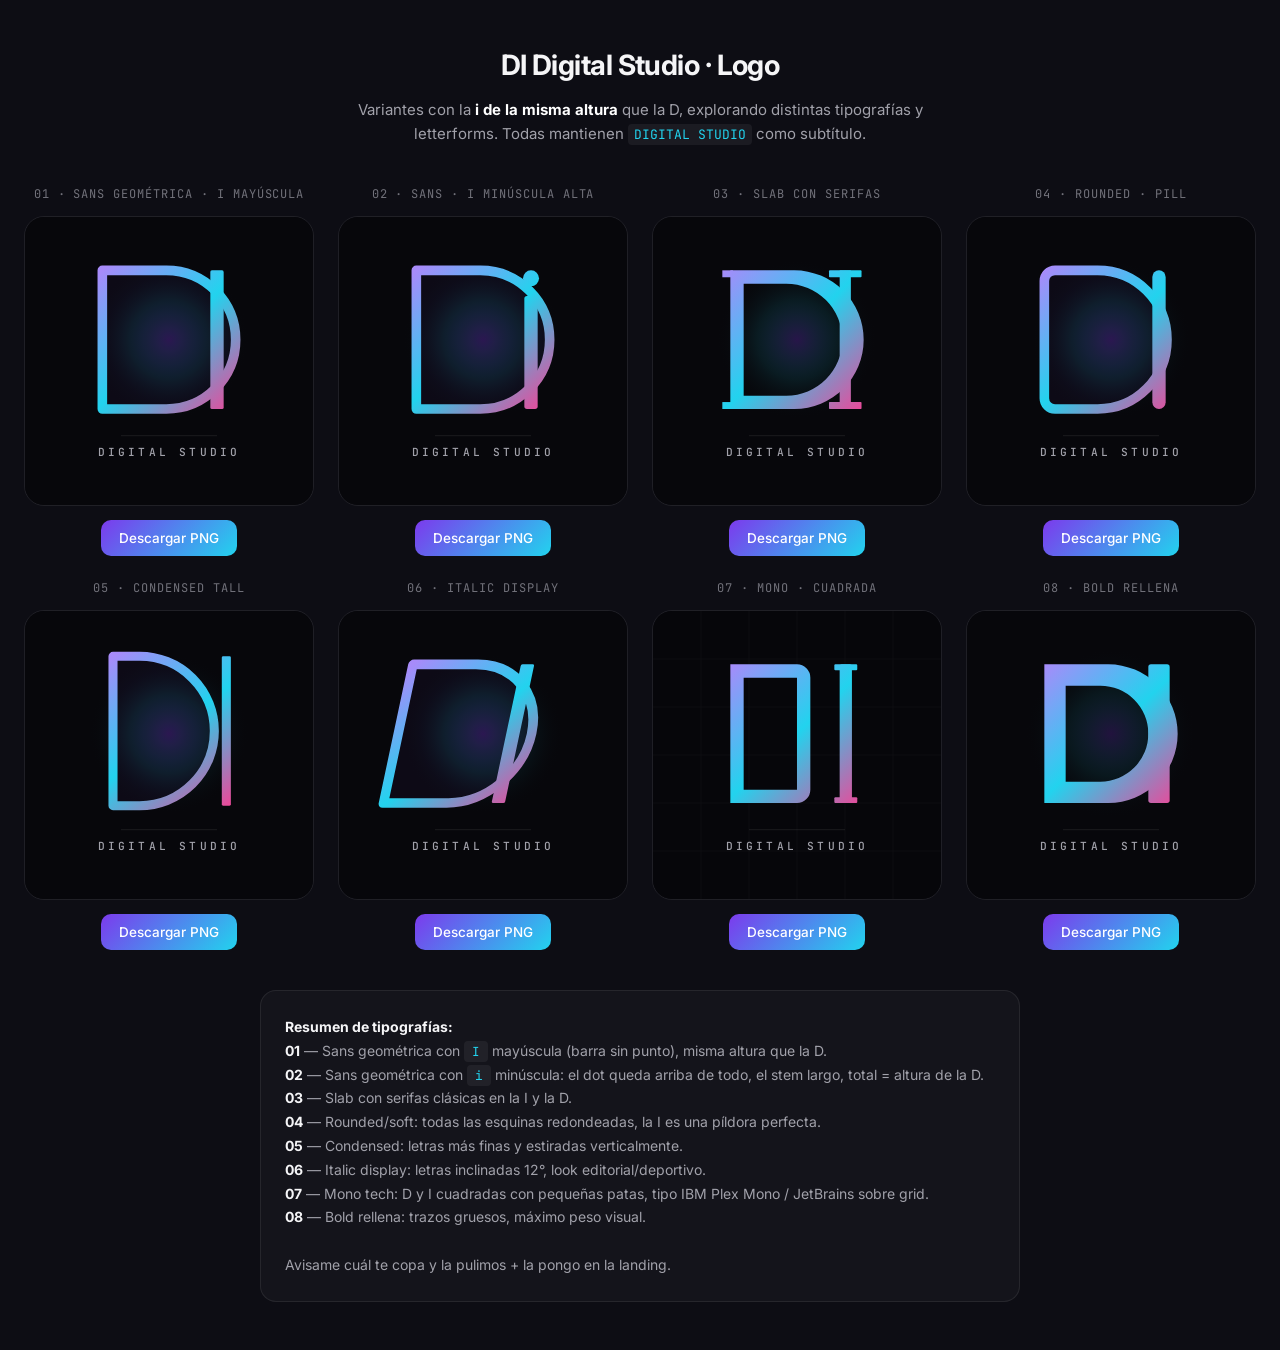
<file: uploads/logo.html>
<!DOCTYPE html>
<html lang="es">
<head>
  <meta charset="UTF-8" />
  <meta name="viewport" content="width=device-width, initial-scale=1.0" />
  <title>DI Digital Studio — Logo</title>
  <link href="https://fonts.googleapis.com/css2?family=Inter:wght@400;500;600;700&family=JetBrains+Mono:wght@400;500&display=swap" rel="stylesheet" />
  <style>
    * { box-sizing: border-box; margin: 0; padding: 0; }
    body {
      font-family: 'Inter', sans-serif;
      background: #0d0d14;
      color: #f5f5f7;
      min-height: 100vh;
      padding: 48px 24px;
      display: flex;
      flex-direction: column;
      align-items: center;
      gap: 40px;
    }
    h1 { font-size: 28px; font-weight: 700; letter-spacing: -0.02em; text-align: center; }
    .subtitle {
      color: #a1a1aa;
      font-size: 15px;
      text-align: center;
      max-width: 640px;
      line-height: 1.6;
      margin-top: -24px;
    }
    .section-title {
      font-family: 'JetBrains Mono', monospace;
      font-size: 13px;
      color: #22d3ee;
      text-transform: uppercase;
      letter-spacing: 0.12em;
      margin-bottom: -16px;
      margin-top: 8px;
    }
    .variants {
      display: grid;
      grid-template-columns: repeat(auto-fit, minmax(260px, 1fr));
      gap: 24px;
      width: 100%;
      max-width: 1280px;
    }
    .variant { display: flex; flex-direction: column; align-items: center; gap: 14px; }
    .variant-label {
      font-family: 'JetBrains Mono', monospace;
      font-size: 12px;
      color: #71717a;
      text-transform: uppercase;
      letter-spacing: 0.08em;
      text-align: center;
    }
    .preview {
      width: 100%;
      aspect-ratio: 1 / 1;
      border-radius: 20px;
      overflow: hidden;
      border: 1px solid rgba(255,255,255,0.08);
      display: flex;
      align-items: center;
      justify-content: center;
    }
    .preview svg { width: 100%; height: 100%; display: block; }
    .btn {
      padding: 10px 18px;
      background: linear-gradient(135deg, #7c3aed, #22d3ee);
      color: #fff;
      border: none;
      border-radius: 10px;
      font-size: 13.5px;
      font-weight: 500;
      font-family: inherit;
      cursor: pointer;
      transition: transform 0.2s ease, box-shadow 0.2s ease;
    }
    .btn:hover { transform: translateY(-2px); box-shadow: 0 8px 24px rgba(124, 58, 237, 0.4); }
    .instructions {
      background: rgba(255,255,255,0.03);
      border: 1px solid rgba(255,255,255,0.08);
      border-radius: 16px;
      padding: 24px;
      max-width: 760px;
      width: 100%;
      font-size: 14px;
      line-height: 1.7;
      color: #a1a1aa;
    }
    .instructions strong { color: #f5f5f7; }
    .instructions code {
      font-family: 'JetBrains Mono', monospace;
      background: rgba(255,255,255,0.06);
      padding: 2px 8px;
      border-radius: 4px;
      font-size: 12.5px;
      color: #22d3ee;
    }
  </style>
</head>
<body>
  <h1>DI Digital Studio · Logo</h1>
  <p class="subtitle">Variantes con la <strong style="color:#fff">i de la misma altura</strong> que la D, explorando distintas tipografías y letterforms. Todas mantienen <code style="font-family:'JetBrains Mono',monospace;background:rgba(255,255,255,0.06);padding:2px 6px;border-radius:4px;color:#22d3ee;font-size:13px;">DIGITAL STUDIO</code> como subtítulo.</p>

  <div class="variants">

    <!-- ============== V1 — Geometric sans + I mayúscula ============== -->
    <div class="variant">
      <span class="variant-label">01 · Sans geométrica · I mayúscula</span>
      <div class="preview">
        <svg id="logo-1" viewBox="0 0 1080 1080" xmlns="http://www.w3.org/2000/svg">
          <rect width="1080" height="1080" fill="#07070B"/>
          <circle cx="540" cy="460" r="300" fill="url(#g1-glow)" opacity="0.5"/>
          <!-- D -->
          <path d="M 290 200 H 530 A 260 260 0 0 1 530 720 H 290 Z"
                stroke="url(#g1-stroke)" stroke-width="36" stroke-linejoin="round"
                fill="rgba(124, 58, 237, 0.05)"/>
          <!-- Capital I (thin bar, same height) -->
          <rect x="695" y="200" width="50" height="520" rx="6" fill="url(#g1-stroke)"/>
          <line x1="360" y1="820" x2="720" y2="820" stroke="rgba(255,255,255,0.15)" stroke-width="2"/>
          <text x="540" y="895" text-anchor="middle" font-family="'JetBrains Mono', monospace" font-size="42" font-weight="500" fill="#a1a1aa" letter-spacing="12">DIGITAL STUDIO</text>
          <defs>
            <radialGradient id="g1-glow" cx="0" cy="0" r="1" gradientUnits="userSpaceOnUse" gradientTransform="translate(540 460) rotate(90) scale(300)">
              <stop stop-color="#7C3AED" stop-opacity="0.55"/><stop offset="0.5" stop-color="#22D3EE" stop-opacity="0.2"/><stop offset="1" stop-color="#07070B" stop-opacity="0"/>
            </radialGradient>
            <linearGradient id="g1-stroke" x1="290" y1="200" x2="790" y2="720" gradientUnits="userSpaceOnUse">
              <stop stop-color="#A78BFA"/><stop offset="0.5" stop-color="#22D3EE"/><stop offset="1" stop-color="#EC4899"/>
            </linearGradient>
          </defs>
        </svg>
      </div>
      <button class="btn" data-target="logo-1" data-name="di-logo-sans-I.png">Descargar PNG</button>
    </div>

    <!-- ============== V2 — Lowercase i total = D height ============== -->
    <div class="variant">
      <span class="variant-label">02 · Sans · i minúscula alta</span>
      <div class="preview">
        <svg id="logo-2" viewBox="0 0 1080 1080" xmlns="http://www.w3.org/2000/svg">
          <rect width="1080" height="1080" fill="#07070B"/>
          <circle cx="540" cy="460" r="300" fill="url(#g2-glow)" opacity="0.5"/>
          <path d="M 290 200 H 530 A 260 260 0 0 1 530 720 H 290 Z"
                stroke="url(#g2-stroke)" stroke-width="36" stroke-linejoin="round"
                fill="rgba(124, 58, 237, 0.05)"/>
          <!-- lowercase i: dot at the very top + tall stem, total height matches D -->
          <circle cx="720" cy="230" r="30" fill="url(#g2-stroke)"/>
          <rect x="695" y="296" width="50" height="424" rx="10" fill="url(#g2-stroke)"/>
          <line x1="360" y1="820" x2="720" y2="820" stroke="rgba(255,255,255,0.15)" stroke-width="2"/>
          <text x="540" y="895" text-anchor="middle" font-family="'JetBrains Mono', monospace" font-size="42" font-weight="500" fill="#a1a1aa" letter-spacing="12">DIGITAL STUDIO</text>
          <defs>
            <radialGradient id="g2-glow" cx="0" cy="0" r="1" gradientUnits="userSpaceOnUse" gradientTransform="translate(540 460) rotate(90) scale(300)">
              <stop stop-color="#7C3AED" stop-opacity="0.55"/><stop offset="0.5" stop-color="#22D3EE" stop-opacity="0.2"/><stop offset="1" stop-color="#07070B" stop-opacity="0"/>
            </radialGradient>
            <linearGradient id="g2-stroke" x1="290" y1="200" x2="770" y2="720" gradientUnits="userSpaceOnUse">
              <stop stop-color="#A78BFA"/><stop offset="0.5" stop-color="#22D3EE"/><stop offset="1" stop-color="#EC4899"/>
            </linearGradient>
          </defs>
        </svg>
      </div>
      <button class="btn" data-target="logo-2" data-name="di-logo-lowercase-i.png">Descargar PNG</button>
    </div>

    <!-- ============== V3 — Slab con serifas ============== -->
    <div class="variant">
      <span class="variant-label">03 · Slab con serifas</span>
      <div class="preview">
        <svg id="logo-3" viewBox="0 0 1080 1080" xmlns="http://www.w3.org/2000/svg">
          <rect width="1080" height="1080" fill="#07070B"/>
          <circle cx="540" cy="460" r="300" fill="url(#g3-glow)" opacity="0.5"/>
          <!-- D with subtle serifs (small extensions on top-left and bottom-left) -->
          <g fill="url(#g3-fill)">
            <path d="M 290 200 H 530 A 260 260 0 0 1 530 720 H 290 Z M 340 250 H 500 A 210 210 0 0 1 500 670 H 340 Z" fill-rule="evenodd"/>
            <!-- Left serifs on D's stem -->
            <rect x="260" y="200" width="40" height="26"/>
            <rect x="260" y="694" width="40" height="26"/>
          </g>
          <!-- I with big classical serifs (top, bottom, and middle stem) -->
          <g fill="url(#g3-fill)">
            <rect x="700" y="200" width="42" height="520"/>
            <!-- top serif -->
            <rect x="660" y="200" width="122" height="26" rx="3"/>
            <!-- bottom serif -->
            <rect x="660" y="694" width="122" height="26" rx="3"/>
          </g>
          <line x1="360" y1="820" x2="720" y2="820" stroke="rgba(255,255,255,0.15)" stroke-width="2"/>
          <text x="540" y="895" text-anchor="middle" font-family="'JetBrains Mono', monospace" font-size="42" font-weight="500" fill="#a1a1aa" letter-spacing="12">DIGITAL STUDIO</text>
          <defs>
            <radialGradient id="g3-glow" cx="0" cy="0" r="1" gradientUnits="userSpaceOnUse" gradientTransform="translate(540 460) rotate(90) scale(300)">
              <stop stop-color="#7C3AED" stop-opacity="0.55"/><stop offset="0.5" stop-color="#22D3EE" stop-opacity="0.2"/><stop offset="1" stop-color="#07070B" stop-opacity="0"/>
            </radialGradient>
            <linearGradient id="g3-fill" x1="260" y1="200" x2="790" y2="720" gradientUnits="userSpaceOnUse">
              <stop stop-color="#A78BFA"/><stop offset="0.5" stop-color="#22D3EE"/><stop offset="1" stop-color="#EC4899"/>
            </linearGradient>
          </defs>
        </svg>
      </div>
      <button class="btn" data-target="logo-3" data-name="di-logo-slab.png">Descargar PNG</button>
    </div>

    <!-- ============== V4 — Rounded soft / pill ============== -->
    <div class="variant">
      <span class="variant-label">04 · Rounded · pill</span>
      <div class="preview">
        <svg id="logo-4" viewBox="0 0 1080 1080" xmlns="http://www.w3.org/2000/svg">
          <rect width="1080" height="1080" fill="#07070B"/>
          <circle cx="540" cy="460" r="300" fill="url(#g4-glow)" opacity="0.5"/>
          <!-- D with all rounded corners -->
          <path d="M 330 200 H 490 A 260 260 0 0 1 490 720 H 330 A 40 40 0 0 1 290 680 V 240 A 40 40 0 0 1 330 200 Z"
                stroke="url(#g4-stroke)" stroke-width="36" stroke-linejoin="round"
                fill="rgba(124, 58, 237, 0.05)"/>
          <!-- I as a perfect pill -->
          <rect x="695" y="200" width="50" height="520" rx="25" fill="url(#g4-stroke)"/>
          <line x1="360" y1="820" x2="720" y2="820" stroke="rgba(255,255,255,0.15)" stroke-width="2"/>
          <text x="540" y="895" text-anchor="middle" font-family="'JetBrains Mono', monospace" font-size="42" font-weight="500" fill="#a1a1aa" letter-spacing="12">DIGITAL STUDIO</text>
          <defs>
            <radialGradient id="g4-glow" cx="0" cy="0" r="1" gradientUnits="userSpaceOnUse" gradientTransform="translate(540 460) rotate(90) scale(300)">
              <stop stop-color="#7C3AED" stop-opacity="0.55"/><stop offset="0.5" stop-color="#22D3EE" stop-opacity="0.2"/><stop offset="1" stop-color="#07070B" stop-opacity="0"/>
            </radialGradient>
            <linearGradient id="g4-stroke" x1="290" y1="200" x2="790" y2="720" gradientUnits="userSpaceOnUse">
              <stop stop-color="#A78BFA"/><stop offset="0.5" stop-color="#22D3EE"/><stop offset="1" stop-color="#EC4899"/>
            </linearGradient>
          </defs>
        </svg>
      </div>
      <button class="btn" data-target="logo-4" data-name="di-logo-rounded.png">Descargar PNG</button>
    </div>

    <!-- ============== V5 — Condensed narrow ============== -->
    <div class="variant">
      <span class="variant-label">05 · Condensed tall</span>
      <div class="preview">
        <svg id="logo-5" viewBox="0 0 1080 1080" xmlns="http://www.w3.org/2000/svg">
          <rect width="1080" height="1080" fill="#07070B"/>
          <circle cx="540" cy="460" r="300" fill="url(#g5-glow)" opacity="0.5"/>
          <!-- D narrow -->
          <path d="M 330 170 H 430 A 280 280 0 0 1 430 730 H 330 Z"
                stroke="url(#g5-stroke)" stroke-width="34" stroke-linejoin="round"
                fill="rgba(124, 58, 237, 0.05)"/>
          <!-- Capital I narrow -->
          <rect x="738" y="170" width="34" height="560" rx="5" fill="url(#g5-stroke)"/>
          <line x1="360" y1="820" x2="720" y2="820" stroke="rgba(255,255,255,0.15)" stroke-width="2"/>
          <text x="540" y="895" text-anchor="middle" font-family="'JetBrains Mono', monospace" font-size="42" font-weight="500" fill="#a1a1aa" letter-spacing="12">DIGITAL STUDIO</text>
          <defs>
            <radialGradient id="g5-glow" cx="0" cy="0" r="1" gradientUnits="userSpaceOnUse" gradientTransform="translate(540 460) rotate(90) scale(300)">
              <stop stop-color="#7C3AED" stop-opacity="0.55"/><stop offset="0.5" stop-color="#22D3EE" stop-opacity="0.2"/><stop offset="1" stop-color="#07070B" stop-opacity="0"/>
            </radialGradient>
            <linearGradient id="g5-stroke" x1="330" y1="170" x2="772" y2="730" gradientUnits="userSpaceOnUse">
              <stop stop-color="#A78BFA"/><stop offset="0.5" stop-color="#22D3EE"/><stop offset="1" stop-color="#EC4899"/>
            </linearGradient>
          </defs>
        </svg>
      </div>
      <button class="btn" data-target="logo-5" data-name="di-logo-condensed.png">Descargar PNG</button>
    </div>

    <!-- ============== V6 — Italic / display ============== -->
    <div class="variant">
      <span class="variant-label">06 · Italic display</span>
      <div class="preview">
        <svg id="logo-6" viewBox="0 0 1080 1080" xmlns="http://www.w3.org/2000/svg">
          <rect width="1080" height="1080" fill="#07070B"/>
          <circle cx="540" cy="460" r="300" fill="url(#g6-glow)" opacity="0.5"/>
          <g transform="translate(60 0) skewX(-12)">
            <path d="M 260 200 H 500 A 260 260 0 0 1 500 720 H 260 Z"
                  stroke="url(#g6-stroke)" stroke-width="36" stroke-linejoin="round"
                  fill="rgba(124, 58, 237, 0.05)"/>
            <rect x="665" y="200" width="50" height="520" rx="6" fill="url(#g6-stroke)"/>
          </g>
          <line x1="360" y1="820" x2="720" y2="820" stroke="rgba(255,255,255,0.15)" stroke-width="2"/>
          <text x="540" y="895" text-anchor="middle" font-family="'JetBrains Mono', monospace" font-size="42" font-weight="500" fill="#a1a1aa" letter-spacing="12">DIGITAL STUDIO</text>
          <defs>
            <radialGradient id="g6-glow" cx="0" cy="0" r="1" gradientUnits="userSpaceOnUse" gradientTransform="translate(540 460) rotate(90) scale(300)">
              <stop stop-color="#7C3AED" stop-opacity="0.55"/><stop offset="0.5" stop-color="#22D3EE" stop-opacity="0.2"/><stop offset="1" stop-color="#07070B" stop-opacity="0"/>
            </radialGradient>
            <linearGradient id="g6-stroke" x1="260" y1="200" x2="790" y2="720" gradientUnits="userSpaceOnUse">
              <stop stop-color="#A78BFA"/><stop offset="0.5" stop-color="#22D3EE"/><stop offset="1" stop-color="#EC4899"/>
            </linearGradient>
          </defs>
        </svg>
      </div>
      <button class="btn" data-target="logo-6" data-name="di-logo-italic.png">Descargar PNG</button>
    </div>

    <!-- ============== V7 — Mono / tech grid ============== -->
    <div class="variant">
      <span class="variant-label">07 · Mono · cuadrada</span>
      <div class="preview">
        <svg id="logo-7" viewBox="0 0 1080 1080" xmlns="http://www.w3.org/2000/svg">
          <rect width="1080" height="1080" fill="#07070B"/>
          <g opacity="0.08">
            <path d="M0 180H1080M0 360H1080M0 540H1080M0 720H1080M0 900H1080" stroke="#FFFFFF" stroke-width="1"/>
            <path d="M180 0V1080M360 0V1080M540 0V1080M720 0V1080M900 0V1080" stroke="#FFFFFF" stroke-width="1"/>
          </g>
          <!-- D blocky (no curve) -->
          <path d="M 290 200 H 540 A 50 50 0 0 1 590 250 V 670 A 50 50 0 0 1 540 720 H 290 Z M 340 250 H 540 V 670 H 340 Z"
                fill="url(#g7-fill)" fill-rule="evenodd"/>
          <!-- I mono style with small feet -->
          <g fill="url(#g7-fill)">
            <rect x="700" y="200" width="46" height="520" rx="8"/>
            <rect x="680" y="200" width="86" height="22" rx="4"/>
            <rect x="680" y="698" width="86" height="22" rx="4"/>
          </g>
          <line x1="360" y1="820" x2="720" y2="820" stroke="rgba(255,255,255,0.15)" stroke-width="2"/>
          <text x="540" y="895" text-anchor="middle" font-family="'JetBrains Mono', monospace" font-size="42" font-weight="500" fill="#a1a1aa" letter-spacing="12">DIGITAL STUDIO</text>
          <defs>
            <linearGradient id="g7-fill" x1="290" y1="200" x2="790" y2="720" gradientUnits="userSpaceOnUse">
              <stop stop-color="#A78BFA"/><stop offset="0.5" stop-color="#22D3EE"/><stop offset="1" stop-color="#EC4899"/>
            </linearGradient>
          </defs>
        </svg>
      </div>
      <button class="btn" data-target="logo-7" data-name="di-logo-mono.png">Descargar PNG</button>
    </div>

    <!-- ============== V8 — Filled bold ============== -->
    <div class="variant">
      <span class="variant-label">08 · Bold rellena</span>
      <div class="preview">
        <svg id="logo-8" viewBox="0 0 1080 1080" xmlns="http://www.w3.org/2000/svg">
          <rect width="1080" height="1080" fill="#07070B"/>
          <circle cx="540" cy="460" r="320" fill="url(#g8-glow)" opacity="0.45"/>
          <!-- D bold filled -->
          <path d="M 290 200 H 530 A 260 260 0 0 1 530 720 H 290 Z M 370 280 H 500 A 180 180 0 0 1 500 640 H 370 Z"
                fill="url(#g8-fill)" fill-rule="evenodd"/>
          <!-- I bold filled -->
          <rect x="680" y="200" width="80" height="520" rx="10" fill="url(#g8-fill)"/>
          <line x1="360" y1="820" x2="720" y2="820" stroke="rgba(255,255,255,0.15)" stroke-width="2"/>
          <text x="540" y="895" text-anchor="middle" font-family="'JetBrains Mono', monospace" font-size="42" font-weight="500" fill="#a1a1aa" letter-spacing="12">DIGITAL STUDIO</text>
          <defs>
            <radialGradient id="g8-glow" cx="0" cy="0" r="1" gradientUnits="userSpaceOnUse" gradientTransform="translate(540 460) rotate(90) scale(320)">
              <stop stop-color="#7C3AED" stop-opacity="0.5"/><stop offset="0.5" stop-color="#22D3EE" stop-opacity="0.18"/><stop offset="1" stop-color="#07070B" stop-opacity="0"/>
            </radialGradient>
            <linearGradient id="g8-fill" x1="290" y1="200" x2="790" y2="720" gradientUnits="userSpaceOnUse">
              <stop stop-color="#A78BFA"/><stop offset="0.5" stop-color="#22D3EE"/><stop offset="1" stop-color="#EC4899"/>
            </linearGradient>
          </defs>
        </svg>
      </div>
      <button class="btn" data-target="logo-8" data-name="di-logo-bold.png">Descargar PNG</button>
    </div>

  </div>

  <div class="instructions">
    <strong>Resumen de tipografías:</strong><br />
    <strong>01</strong> — Sans geométrica con <code>I</code> mayúscula (barra sin punto), misma altura que la D.<br />
    <strong>02</strong> — Sans geométrica con <code>i</code> minúscula: el dot queda arriba de todo, el stem largo, total = altura de la D.<br />
    <strong>03</strong> — Slab con serifas clásicas en la I y la D.<br />
    <strong>04</strong> — Rounded/soft: todas las esquinas redondeadas, la I es una píldora perfecta.<br />
    <strong>05</strong> — Condensed: letras más finas y estiradas verticalmente.<br />
    <strong>06</strong> — Italic display: letras inclinadas 12°, look editorial/deportivo.<br />
    <strong>07</strong> — Mono tech: D y I cuadradas con pequeñas patas, tipo IBM Plex Mono / JetBrains sobre grid.<br />
    <strong>08</strong> — Bold rellena: trazos gruesos, máximo peso visual.<br /><br />
    Avisame cuál te copa y la pulimos + la pongo en la landing.
  </div>

  <script>
    document.querySelectorAll('.btn').forEach(btn => {
      btn.addEventListener('click', () => {
        const svg = document.getElementById(btn.dataset.target);
        const name = btn.dataset.name;
        const svgData = new XMLSerializer().serializeToString(svg);
        const svgBlob = new Blob([svgData], { type: 'image/svg+xml;charset=utf-8' });
        const url = URL.createObjectURL(svgBlob);

        const img = new Image();
        img.onload = () => {
          const canvas = document.createElement('canvas');
          canvas.width = 1080;
          canvas.height = 1080;
          const ctx = canvas.getContext('2d');
          ctx.drawImage(img, 0, 0, 1080, 1080);
          URL.revokeObjectURL(url);

          canvas.toBlob((blob) => {
            const link = document.createElement('a');
            link.download = name;
            link.href = URL.createObjectURL(blob);
            link.click();
            URL.revokeObjectURL(link.href);
          }, 'image/png');
        };
        img.src = url;
      });
    });
  </script>
</body>
</html>
</file>
<file: uploads/styles.css>
/* ============================================
   DI Digital Studio — styles
   ============================================ */

:root {
  --bg: #07070b;
  --bg-soft: #0d0d14;
  --surface: rgba(255, 255, 255, 0.03);
  --surface-hover: rgba(255, 255, 255, 0.06);
  --border: rgba(255, 255, 255, 0.08);
  --border-strong: rgba(255, 255, 255, 0.16);
  --text: #f5f5f7;
  --text-dim: #a1a1aa;
  --text-muted: #71717a;

  --brand-1: #7c3aed;
  --brand-2: #22d3ee;
  --brand-3: #ec4899;

  --radius-sm: 10px;
  --radius-md: 16px;
  --radius-lg: 24px;

  --font-sans: 'Inter', -apple-system, BlinkMacSystemFont, system-ui, sans-serif;
  --font-mono: 'JetBrains Mono', ui-monospace, monospace;

  --container: 1200px;
}

* {
  box-sizing: border-box;
  margin: 0;
  padding: 0;
}

html {
  scroll-behavior: smooth;
}

body {
  font-family: var(--font-sans);
  background: var(--bg);
  color: var(--text);
  line-height: 1.6;
  -webkit-font-smoothing: antialiased;
  -moz-osx-font-smoothing: grayscale;
  overflow-x: hidden;
  position: relative;
  min-height: 100vh;
}

a { color: inherit; text-decoration: none; }
img, svg { display: block; max-width: 100%; }
button { font: inherit; cursor: pointer; border: none; background: none; color: inherit; }

.container {
  width: 100%;
  max-width: var(--container);
  margin: 0 auto;
  padding: 0 24px;
}

/* ============================================
   BACKGROUND EFFECTS
   ============================================ */

.grid-bg {
  position: fixed;
  inset: 0;
  z-index: -2;
  background-image:
    linear-gradient(rgba(255,255,255,0.025) 1px, transparent 1px),
    linear-gradient(90deg, rgba(255,255,255,0.025) 1px, transparent 1px);
  background-size: 60px 60px;
  background-position: -1px -1px;
  mask-image: radial-gradient(ellipse at 50% 0%, #000 30%, transparent 75%);
  -webkit-mask-image: radial-gradient(ellipse at 50% 0%, #000 30%, transparent 75%);
  pointer-events: none;
}

.glow {
  position: fixed;
  border-radius: 50%;
  filter: blur(120px);
  opacity: 0.35;
  z-index: -1;
  pointer-events: none;
  will-change: transform;
}

.glow-1 {
  width: 600px;
  height: 600px;
  background: radial-gradient(circle, #7c3aed, transparent 70%);
  top: -200px;
  left: -150px;
  animation: float 18s ease-in-out infinite;
}

.glow-2 {
  width: 500px;
  height: 500px;
  background: radial-gradient(circle, #22d3ee, transparent 70%);
  top: 400px;
  right: -150px;
  animation: float 22s ease-in-out infinite reverse;
}

@keyframes float {
  0%, 100% { transform: translate(0, 0) scale(1); }
  50% { transform: translate(40px, 60px) scale(1.1); }
}

/* ============================================
   NAV
   ============================================ */

.nav {
  position: sticky;
  top: 0;
  z-index: 100;
  padding: 16px 0;
  backdrop-filter: blur(16px);
  -webkit-backdrop-filter: blur(16px);
  background: rgba(7, 7, 11, 0.6);
  border-bottom: 1px solid transparent;
  transition: border-color 0.3s ease;
}

.nav.scrolled {
  border-bottom-color: var(--border);
}

.nav-inner {
  max-width: var(--container);
  margin: 0 auto;
  padding: 0 24px;
  display: flex;
  align-items: center;
  justify-content: space-between;
  gap: 24px;
}

.logo {
  display: flex;
  align-items: center;
  gap: 10px;
  font-weight: 700;
  font-size: 17px;
  letter-spacing: -0.02em;
}

.logo-mark {
  display: flex;
  align-items: center;
}

.logo-text {
  font-weight: 700;
}

.logo-accent {
  color: var(--text-dim);
  font-weight: 400;
}

.nav-links {
  display: flex;
  gap: 32px;
}

.nav-links a {
  font-size: 14px;
  color: var(--text-dim);
  transition: color 0.2s ease;
  position: relative;
}

.nav-links a:hover { color: var(--text); }

.nav-links a::after {
  content: '';
  position: absolute;
  bottom: -6px;
  left: 0;
  width: 0;
  height: 1px;
  background: linear-gradient(90deg, var(--brand-1), var(--brand-2));
  transition: width 0.3s ease;
}

.nav-links a:hover::after { width: 100%; }

/* ============================================
   BUTTONS
   ============================================ */

.btn {
  display: inline-flex;
  align-items: center;
  gap: 8px;
  padding: 14px 24px;
  border-radius: var(--radius-sm);
  font-size: 15px;
  font-weight: 500;
  letter-spacing: -0.01em;
  transition: all 0.2s ease;
  white-space: nowrap;
  cursor: pointer;
  border: 1px solid transparent;
}

.btn-sm {
  padding: 10px 18px;
  font-size: 14px;
}

.btn-primary {
  background: linear-gradient(135deg, var(--brand-1), var(--brand-2));
  color: #fff;
  position: relative;
  overflow: hidden;
  box-shadow: 0 0 0 1px rgba(255,255,255,0.1), 0 8px 24px rgba(124, 58, 237, 0.3);
}

.btn-primary::before {
  content: '';
  position: absolute;
  inset: 0;
  background: linear-gradient(135deg, var(--brand-2), var(--brand-1));
  opacity: 0;
  transition: opacity 0.3s ease;
}

.btn-primary:hover::before { opacity: 1; }
.btn-primary:hover {
  transform: translateY(-2px);
  box-shadow: 0 0 0 1px rgba(255,255,255,0.18), 0 12px 32px rgba(124, 58, 237, 0.45);
}
.btn-primary > * { position: relative; z-index: 1; }

.btn-ghost {
  background: var(--surface);
  color: var(--text);
  border: 1px solid var(--border);
}

.btn-ghost:hover {
  background: var(--surface-hover);
  border-color: var(--border-strong);
  transform: translateY(-2px);
}

/* ============================================
   HERO
   ============================================ */

.hero {
  padding: 100px 0 120px;
  position: relative;
}

.hero-inner {
  text-align: center;
  max-width: 900px;
  margin: 0 auto;
}

.badge {
  display: inline-flex;
  align-items: center;
  gap: 8px;
  padding: 6px 14px;
  background: var(--surface);
  border: 1px solid var(--border);
  border-radius: 100px;
  font-size: 13px;
  color: var(--text-dim);
  font-family: var(--font-mono);
  margin-bottom: 32px;
}

.dot {
  width: 6px;
  height: 6px;
  border-radius: 50%;
  background: #22c55e;
  box-shadow: 0 0 10px #22c55e;
  animation: pulse 2s ease-in-out infinite;
}

@keyframes pulse {
  0%, 100% { opacity: 1; }
  50% { opacity: 0.5; }
}

.hero h1 {
  font-size: clamp(40px, 7vw, 84px);
  font-weight: 800;
  line-height: 1.05;
  letter-spacing: -0.035em;
  margin-bottom: 28px;
}

.gradient-text {
  background: linear-gradient(135deg, var(--brand-1) 0%, var(--brand-2) 50%, var(--brand-3) 100%);
  background-size: 200% 200%;
  -webkit-background-clip: text;
  background-clip: text;
  -webkit-text-fill-color: transparent;
  animation: gradient-shift 8s ease infinite;
}

@keyframes gradient-shift {
  0%, 100% { background-position: 0% 50%; }
  50% { background-position: 100% 50%; }
}

.hero-sub {
  font-size: clamp(17px, 1.8vw, 20px);
  color: var(--text-dim);
  max-width: 640px;
  margin: 0 auto 40px;
  line-height: 1.6;
}

.hero-ctas {
  display: flex;
  gap: 14px;
  justify-content: center;
  flex-wrap: wrap;
  margin-bottom: 72px;
}

.hero-stats {
  display: grid;
  grid-template-columns: repeat(3, 1fr);
  gap: 24px;
  max-width: 640px;
  margin: 0 auto;
  padding-top: 40px;
  border-top: 1px solid var(--border);
}

.stat {
  text-align: center;
}

.stat-num {
  font-size: clamp(24px, 3vw, 32px);
  font-weight: 700;
  letter-spacing: -0.02em;
  background: linear-gradient(135deg, var(--text) 0%, var(--text-dim) 100%);
  -webkit-background-clip: text;
  background-clip: text;
  -webkit-text-fill-color: transparent;
  margin-bottom: 6px;
}

.stat-label {
  font-size: 13px;
  color: var(--text-muted);
  font-family: var(--font-mono);
}

/* ============================================
   SECTIONS
   ============================================ */

.section {
  padding: 100px 0;
  position: relative;
}

.section-head {
  max-width: 700px;
  margin: 0 auto 64px;
  text-align: center;
}

.eyebrow {
  display: inline-block;
  font-family: var(--font-mono);
  font-size: 13px;
  color: var(--brand-2);
  margin-bottom: 16px;
  letter-spacing: 0.02em;
}

.section h2 {
  font-size: clamp(30px, 4.5vw, 48px);
  font-weight: 700;
  line-height: 1.1;
  letter-spacing: -0.03em;
  margin-bottom: 16px;
}

.section-sub {
  font-size: 17px;
  color: var(--text-dim);
  line-height: 1.6;
}

/* ============================================
   SERVICES
   ============================================ */

.services-grid {
  display: grid;
  grid-template-columns: repeat(auto-fit, minmax(280px, 1fr));
  gap: 16px;
}

.service-card {
  background: var(--surface);
  border: 1px solid var(--border);
  border-radius: var(--radius-md);
  padding: 28px;
  transition: all 0.35s cubic-bezier(0.22, 1, 0.36, 1);
  position: relative;
  overflow: hidden;
}

.service-card::before {
  content: '';
  position: absolute;
  top: 0;
  left: 0;
  right: 0;
  height: 1px;
  background: linear-gradient(90deg, transparent, var(--brand-2), transparent);
  opacity: 0;
  transition: opacity 0.3s ease;
}

.service-card:hover {
  background: var(--surface-hover);
  border-color: var(--border-strong);
  transform: translateY(-4px);
}

.service-card:hover::before { opacity: 1; }

.service-icon {
  width: 44px;
  height: 44px;
  border-radius: 10px;
  background: linear-gradient(135deg, rgba(124, 58, 237, 0.15), rgba(34, 211, 238, 0.15));
  border: 1px solid var(--border);
  display: flex;
  align-items: center;
  justify-content: center;
  margin-bottom: 20px;
  color: var(--brand-2);
  transition: transform 0.3s ease;
}

.service-card:hover .service-icon {
  transform: scale(1.08) rotate(-4deg);
}

.service-icon svg {
  width: 22px;
  height: 22px;
}

.service-card h3 {
  font-size: 18px;
  font-weight: 600;
  letter-spacing: -0.01em;
  margin-bottom: 8px;
}

.service-card p {
  font-size: 14.5px;
  color: var(--text-dim);
  line-height: 1.6;
}

/* ============================================
   PROCESS
   ============================================ */

.steps {
  display: grid;
  grid-template-columns: repeat(auto-fit, minmax(240px, 1fr));
  gap: 16px;
}

.step {
  padding: 32px;
  background: var(--surface);
  border: 1px solid var(--border);
  border-radius: var(--radius-md);
  transition: all 0.3s ease;
  position: relative;
}

.step:hover {
  background: var(--surface-hover);
  border-color: var(--border-strong);
  transform: translateY(-2px);
}

.step-num {
  font-family: var(--font-mono);
  font-size: 13px;
  color: var(--brand-2);
  display: block;
  margin-bottom: 16px;
  letter-spacing: 0.04em;
}

.step h3 {
  font-size: 19px;
  font-weight: 600;
  letter-spacing: -0.01em;
  margin-bottom: 10px;
}

.step p {
  font-size: 14.5px;
  color: var(--text-dim);
  line-height: 1.6;
}

/* ============================================
   STACK
   ============================================ */

.stack-grid {
  display: flex;
  flex-wrap: wrap;
  gap: 10px;
  justify-content: center;
  max-width: 800px;
  margin: 0 auto;
}

.stack-chip {
  padding: 10px 18px;
  background: var(--surface);
  border: 1px solid var(--border);
  border-radius: 100px;
  font-family: var(--font-mono);
  font-size: 13.5px;
  color: var(--text-dim);
  transition: all 0.2s ease;
  cursor: default;
}

.stack-chip:hover {
  background: var(--surface-hover);
  border-color: var(--border-strong);
  color: var(--text);
  transform: translateY(-2px);
}

/* ============================================
   CONTACT
   ============================================ */

.section-contact { padding: 60px 0 120px; }

.contact-card {
  background: linear-gradient(135deg, rgba(124, 58, 237, 0.08), rgba(34, 211, 238, 0.05));
  border: 1px solid var(--border);
  border-radius: var(--radius-lg);
  padding: 56px;
  display: grid;
  grid-template-columns: 1fr 1fr;
  gap: 48px;
  position: relative;
  overflow: hidden;
}

.contact-card::before {
  content: '';
  position: absolute;
  top: -50%;
  right: -20%;
  width: 500px;
  height: 500px;
  background: radial-gradient(circle, rgba(124, 58, 237, 0.15), transparent 60%);
  pointer-events: none;
}

.contact-left .eyebrow { margin-bottom: 16px; }

.contact-left h2 {
  font-size: clamp(30px, 4vw, 44px);
  line-height: 1.1;
  margin-bottom: 20px;
}

.contact-left p {
  color: var(--text-dim);
  font-size: 16px;
  line-height: 1.6;
  max-width: 380px;
}

.contact-right {
  display: flex;
  flex-direction: column;
  gap: 12px;
  position: relative;
}

.contact-link {
  display: flex;
  align-items: center;
  gap: 16px;
  padding: 18px 22px;
  background: rgba(255, 255, 255, 0.04);
  border: 1px solid var(--border);
  border-radius: var(--radius-md);
  transition: all 0.25s ease;
}

.contact-link:hover {
  background: rgba(255, 255, 255, 0.08);
  border-color: var(--border-strong);
  transform: translateX(4px);
}

.contact-icon {
  width: 42px;
  height: 42px;
  flex-shrink: 0;
  border-radius: 10px;
  background: rgba(255, 255, 255, 0.06);
  display: flex;
  align-items: center;
  justify-content: center;
  color: var(--text);
}

.contact-icon svg {
  width: 20px;
  height: 20px;
}

.contact-icon.whatsapp {
  background: linear-gradient(135deg, #25d366, #128c7e);
  color: #fff;
}

.contact-label {
  font-family: var(--font-mono);
  font-size: 12px;
  color: var(--text-muted);
  margin-bottom: 2px;
}

.contact-value {
  font-size: 15.5px;
  font-weight: 500;
  color: var(--text);
}

.contact-arrow {
  width: 18px;
  height: 18px;
  margin-left: auto;
  color: var(--text-muted);
  transition: color 0.2s ease;
  flex-shrink: 0;
}

.contact-link:hover .contact-arrow {
  color: var(--brand-2);
}

/* ============================================
   FOOTER
   ============================================ */

.footer {
  padding: 40px 0;
  border-top: 1px solid var(--border);
  background: var(--bg-soft);
}

.footer-inner {
  display: flex;
  align-items: center;
  justify-content: space-between;
  gap: 24px;
  flex-wrap: wrap;
}

.footer-brand p {
  font-size: 13px;
  color: var(--text-muted);
  margin-top: 4px;
}

.footer-meta {
  display: flex;
  gap: 10px;
  font-size: 13px;
  color: var(--text-muted);
  font-family: var(--font-mono);
}

.footer-sep { opacity: 0.4; }

/* ============================================
   REVEAL ANIMATION
   ============================================ */

.reveal {
  opacity: 0;
  transform: translateY(24px);
  transition: opacity 0.7s cubic-bezier(0.22, 1, 0.36, 1), transform 0.7s cubic-bezier(0.22, 1, 0.36, 1);
}

.reveal.visible {
  opacity: 1;
  transform: translateY(0);
}

/* ============================================
   RESPONSIVE
   ============================================ */

@media (max-width: 860px) {
  .nav-links { display: none; }

  .hero { padding: 60px 0 80px; }
  .section { padding: 70px 0; }

  .hero-stats {
    grid-template-columns: 1fr;
    gap: 16px;
  }

  .contact-card {
    grid-template-columns: 1fr;
    padding: 36px 28px;
    gap: 32px;
  }

  .footer-inner {
    flex-direction: column;
    text-align: center;
  }
}

@media (max-width: 480px) {
  .btn { padding: 12px 20px; font-size: 14px; }
  .hero-ctas { flex-direction: column; width: 100%; }
  .hero-ctas .btn { width: 100%; justify-content: center; }
  .contact-card { padding: 28px 20px; }
  .contact-link { padding: 14px 16px; }
  .contact-value { font-size: 14px; }
}

@media (prefers-reduced-motion: reduce) {
  *, *::before, *::after {
    animation-duration: 0.01ms !important;
    animation-iteration-count: 1 !important;
    transition-duration: 0.01ms !important;
  }
  .reveal { opacity: 1; transform: none; }
}
</file>
